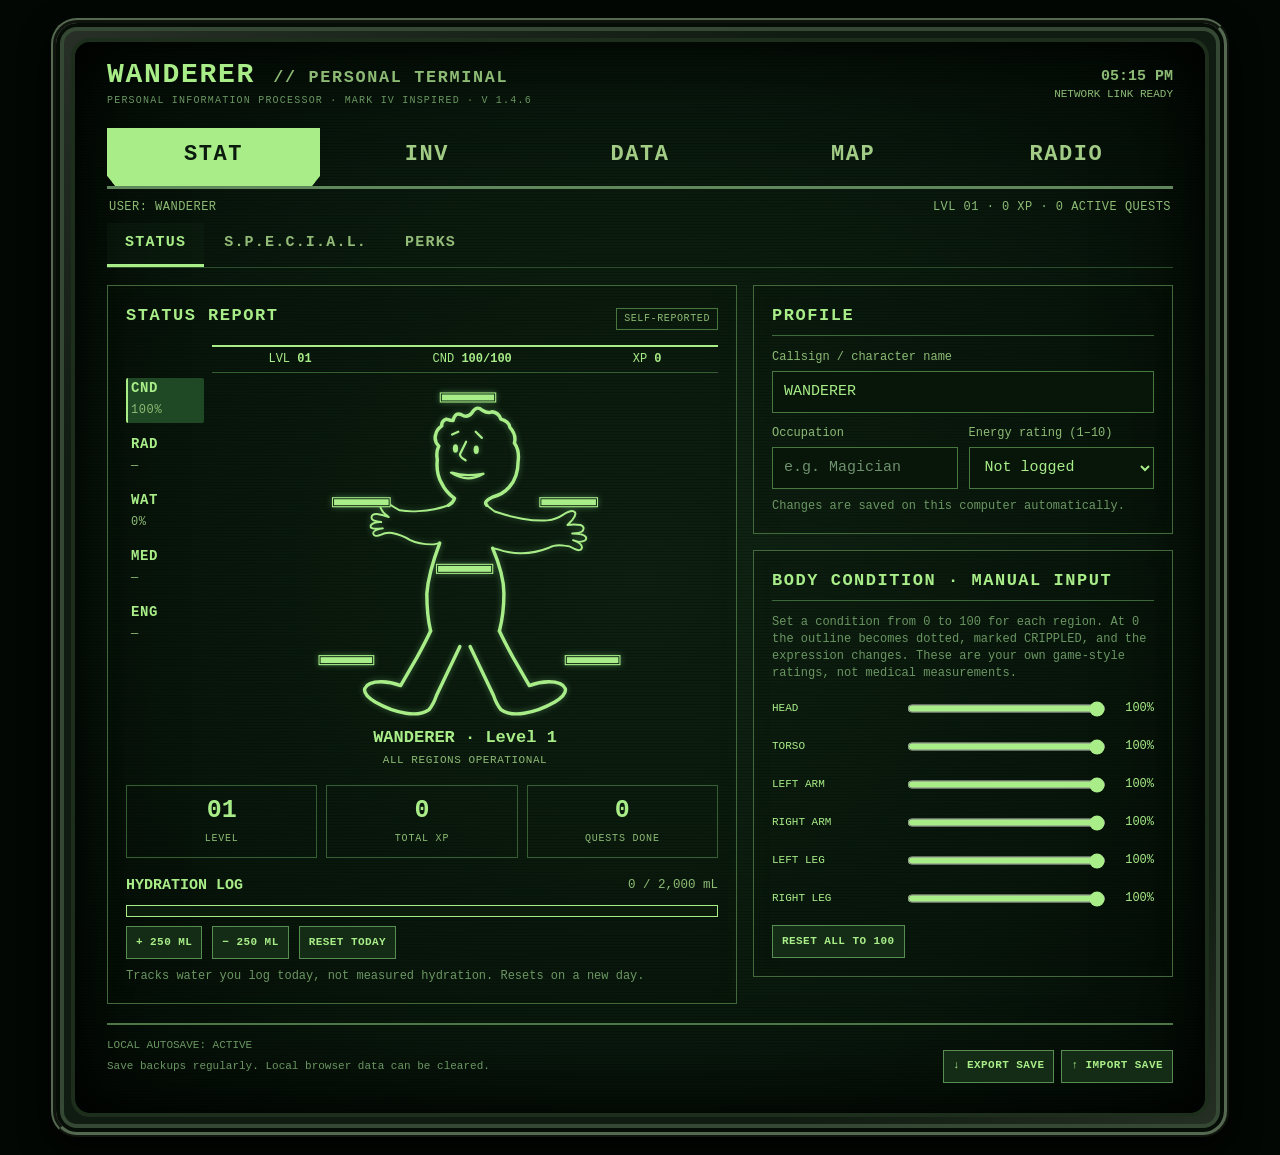
<file: index.html>
<!DOCTYPE html>

<html lang="en">
<head>
<meta charset="utf-8"/>
<meta content="width=device-width, initial-scale=1" name="viewport"/>
<meta content="#09130a" name="theme-color"/>
<title>Wanderer • Personal Terminal (V1.4.6)</title>
<style>
    :root { color-scheme: dark; --bg:#070f08; --panel:#0c1a0f; --panel2:#102417; --line:#47794a; --soft:#8cbd81; --bright:#b4f7a2; --muted:#71986e; --danger:#ffb586; --dark:#071108; }
    * { box-sizing:border-box; }
    body { margin:0; min-height:100vh; background:radial-gradient(ellipse at 50% -30%,#26472a 0,#0a170b 48%,#030803 100%); color:var(--bright); font: 15px/1.42 Consolas, 'Lucida Console', 'Courier New', monospace; }
    button, input, select, textarea { font: inherit; }
    button, a, input, select, textarea { outline-offset:3px; }
    button { cursor:pointer; }
    a { color:var(--bright); }
    .shell { max-width:1180px; margin:22px auto; padding:16px; }
    .bezel { border:3px solid #57764d; border-radius:26px; padding:12px; background:linear-gradient(135deg,#17271a,#0c150d 65%,#172618); box-shadow:0 26px 66px #000b, inset 0 0 0 3px #080f08, inset 0 0 0 7px #354b32; }
    .screen { position:relative; isolation:isolate; overflow:hidden; border-radius:15px; border:2px solid #355f35; padding:22px 22px 18px; background:radial-gradient(ellipse at center,#15371a 0%,#0c2110 48%,#051005 100%); min-height:670px; }
    .screen::before { content:''; position:absolute; z-index:-1; inset:0; pointer-events:none; background:repeating-linear-gradient(to bottom,transparent 0 3px,rgba(1,10,1,.24) 3px 4px); opacity:.68; }
    .screen::after { content:''; position:absolute; z-index:-1; inset:0; box-shadow:inset 0 0 110px 20px #000b; border-radius:13px; pointer-events:none; }
    .mast { display:flex; gap:12px; align-items:center; justify-content:space-between; border-bottom:1px solid var(--line); padding-bottom:11px; }
    .brand { font-weight:900; font-size:clamp(18px,3vw,27px); letter-spacing:.08em; line-height:1.1; }
    .subbrand { color:var(--muted); font-size:10px; letter-spacing:.2em; margin-top:3px; }
    .top-meta { text-align:right; color:var(--soft); font-size:11px; }
    .top-meta strong { display:block; font-size:15px; }
    .tabbar { display:grid; grid-template-columns:repeat(5,minmax(0,1fr)); gap:4px; border-bottom:2px solid var(--line); margin-top:13px; }
    .tab { padding:12px 2px; text-align:center; text-decoration:none; text-transform:uppercase; color:var(--soft); border:0; border-bottom:4px solid transparent; background:transparent; font-weight:900; letter-spacing:.13em; font-size:clamp(11px,2vw,16px); }
    .tab[aria-selected=true] { color:var(--dark); background:var(--bright); text-shadow:none; border-bottom-color:var(--bright); clip-path:polygon(0 0,100% 0,100% 80%,95% 100%,5% 100%,0 80%); }
    .tab:not([aria-selected=true]):hover { color:var(--bright); background:#234a27; }
    .status-strip { display:flex; flex-wrap:wrap; justify-content:space-between; gap:6px; margin:10px 0 17px; font-size:11px; color:var(--soft); }
    .view { display:none; }
    .view.active { display:block; }
    h1, h2, h3, p { margin-top:0; }
    h1 { font-size:clamp(19px,2.4vw,26px); letter-spacing:.08em; margin:0 0 12px; }
    h2 { font-size:16px; text-transform:uppercase; letter-spacing:.09em; padding-bottom:7px; border-bottom:1px solid var(--line); margin:0 0 13px; }
    h3 { font-size:13px; text-transform:uppercase; letter-spacing:.1em; margin:0 0 9px; }
    p, small { color:var(--soft); }
    .grid2 { display:grid; grid-template-columns:repeat(2,minmax(0,1fr)); gap:16px; }
    .stat-grid { display:grid; grid-template-columns:1.1fr .9fr; gap:16px; }
    .panel { min-width:0; background:rgba(3,17,6,.46); border:1px solid #487849; padding:16px; border-radius:4px; }
    .info { padding:10px 12px; border-left:3px solid var(--line); background:#17301a8c; color:var(--soft); margin:12px 0; font-size:12px; }
    .row { display:flex; align-items:center; gap:10px; flex-wrap:wrap; }
    .spread { justify-content:space-between; }
    .stack { display:flex; flex-direction:column; gap:11px; }
    label { display:block; font-size:12px; color:var(--soft); margin-bottom:5px; }
    input, select, textarea { color:var(--bright); background:#061409; border:1px solid #588e54; border-radius:2px; padding:9px 11px; min-height:42px; min-width:0; width:100%; }
    textarea { resize:vertical; min-height:72px; }
    input[type=range] { padding:0; min-height:25px; accent-color:var(--bright); }
    input[type=checkbox] { width:19px; height:19px; min-height:0; accent-color:var(--bright); }
    input::placeholder, textarea::placeholder { color:#6e906d; }
    input:focus-visible, select:focus-visible, textarea:focus-visible, button:focus-visible, a:focus-visible { outline:2px solid #e4ffe0; }
    .field { min-width:0; flex:1; }
    .btn { display:inline-flex; align-items:center; justify-content:center; gap:4px; min-height:42px; padding:9px 13px; background:#1f4525; border:1px solid #79bb71; color:var(--bright); text-transform:uppercase; font-size:12px; font-weight:bold; letter-spacing:.04em; text-decoration:none; border-radius:3px; }
    .btn:hover { background:#326a37; }
    .btn.primary { background:var(--bright); color:#09190a; }
    .btn.primary:hover { background:#defed1; }
    .btn.danger { border-color:#bd8067; color:#ffcfb0; background:#3b241a; }
    .btn.mini { min-height:33px; padding:5px 9px; font-size:11px; }
    .btn:disabled { opacity:.55; cursor:not-allowed; }
    .metrics { display:grid; grid-template-columns:repeat(3,1fr); gap:9px; }
    .metric { text-align:center; border:1px solid var(--line); padding:11px 6px; background:#142e18; }
    .metric strong { display:block; color:var(--bright); font-size:23px; line-height:1.15; }
    .metric span { display:block; color:var(--soft); font-size:10px; margin-top:6px; letter-spacing:.08em; }
    .hero-figure { min-height:210px; display:grid; place-items:center; }
    .hero-figure svg { width:min(100%,280px); height:220px; filter:drop-shadow(0 0 8px #8abf8439); }
    .progress { height:12px; margin:9px 0; border:1px solid var(--bright); background:#0b1b0c; overflow:hidden; }
    .progress > span { display:block; height:100%; background:repeating-linear-gradient(90deg,#7dbb76 0,#7dbb76 11px,#b3f5a3 11px,#b3f5a3 18px); width:0; max-width:100%; }
    .special-item { display:grid; grid-template-columns:125px 1fr 24px; gap:11px; align-items:center; margin:8px 0; }
    .special-item label { margin:0; font-size:12px; }
    .special-item output { text-align:right; }
    .pill { display:inline-block; border:1px solid var(--line); padding:3px 7px; font-size:10px; letter-spacing:.06em; color:var(--soft); white-space:nowrap; }
    .item { border-bottom:1px dashed #3b663d; padding:13px 0; }
    .item:last-child { border-bottom:0; }
    .item-title { font-weight:800; color:var(--bright); font-size:15px; margin-bottom:4px; overflow-wrap:anywhere; }
    .item-meta { color:var(--soft); font-size:11px; overflow-wrap:anywhere; }
    .completed .item-title { text-decoration:line-through; opacity:.55; }
    .item-actions { display:flex; flex-wrap:wrap; gap:6px; align-items:center; margin-top:8px; }
    .filters { display:flex; flex-wrap:wrap; gap:6px; padding:8px 0 12px; }
    .filters button[aria-pressed=true] { background:var(--bright); color:var(--dark); }
    .form-grid { display:grid; grid-template-columns:repeat(2,minmax(0,1fr)); gap:11px; }
    .full { grid-column:1/-1; }
    .quiet { color:var(--muted); font-size:12px; }
    .empty { text-align:center; padding:26px 10px; color:var(--muted); border:1px dashed var(--line); }
    .inventory-count { padding:9px 0; font-size:12px; color:var(--soft); }
    .map-frame { width:100%; height:340px; border:1px solid #67a361; background:#07120a; filter:grayscale(1) sepia(.7) hue-rotate(55deg) saturate(2.4) contrast(1.15) brightness(.91); }
    .map-outer { background:#07120a; padding:8px; border:1px solid var(--line); }
    .map-note { font-size:11px; margin-top:8px; color:var(--soft); }
    .station { display:grid; grid-template-columns:minmax(0,1fr) auto; gap:10px; align-items:center; border-bottom:1px dashed var(--line); padding:12px 0; }
    .station:last-child { border:0; }
    audio { display:block; width:100%; margin:11px 0; filter:grayscale(1) sepia(.4) hue-rotate(45deg); }
    .ticker { display:flex; gap:3px; align-items:end; height:70px; padding:10px 0; }
    .ticker span { width:11px; height:22px; display:inline-block; background:var(--bright); opacity:.4; }
    .ticker.playing span { animation:wave 950ms ease-in-out infinite alternate; }
    .ticker.playing span:nth-child(2n) { animation-delay:-.35s; }
    .ticker.playing span:nth-child(3n) { animation-delay:-.6s; }
    @keyframes wave { from {height:8px;opacity:.4;} to {height:57px;opacity:1;} }
    .footer { display:flex; flex-wrap:wrap; justify-content:space-between; gap:9px; margin-top:19px; padding-top:13px; border-top:1px solid var(--line); color:var(--muted); font-size:11px; }
    .backup-row { display:flex; flex-wrap:wrap; gap:7px; align-items:center; }
    #notice { min-height:20px; color:var(--bright); }
    @media (max-width:760px) { .shell {margin:0;padding:0} .bezel {border-radius:0;padding:6px} .screen {border-radius:10px; min-height:100vh; padding:15px 11px;} .grid2,.stat-grid {grid-template-columns:1fr;} .top-meta {font-size:10px} .tab {letter-spacing:.03em} .special-item {grid-template-columns:100px 1fr 19px;} }
    @media (max-width:460px) { .form-grid {grid-template-columns:1fr;} .full {grid-column:auto;} .metrics {grid-template-columns:repeat(3,1fr);} .metric strong {font-size:19px;} .mast {align-items:flex-start;} .top-meta {white-space:nowrap;} .btn {padding:8px 10px;} .map-frame {height:285px;} }
    @media (prefers-reduced-motion:reduce) { .ticker.playing span {animation:none;} }
  </style>
<style>
/* V0.2 – Fallout 4-inspired green CRT treatment and secondary menus. */
:root { --bg:#020903; --panel:#071408; --panel2:#0a1d0e; --line:#355d32; --soft:#8dbb75; --bright:#a8ed88; --muted:#6a9662; --danger:#facda5; --dark:#09160a; }
body { background:#020703; color:var(--bright); font-family:Consolas,'Lucida Console','Courier New',monospace; }
.shell {max-width:1190px;margin:12px auto;padding:6px;}
.bezel {border:5px ridge #556950;border-radius:26px;padding:15px;background:linear-gradient(150deg,#283027,#101b11 25%,#101b11 85%,#273024);box-shadow:0 13px 30px #000c,inset 0 0 0 4px #060d07,inset 0 0 0 8px #344834;}
.screen {border-radius:19px;border:4px solid #1e2e1c;padding:18px 32px 19px;min-height:660px;background:radial-gradient(ellipse at center,#102514 0,#09180c 64%,#030b05 100%);box-shadow:inset 0 0 35px #0009;}
.screen::before {background:repeating-linear-gradient(to bottom,transparent 0 2px,rgba(0,0,0,.34) 2px 3px);opacity:.55;}
.screen::after {box-shadow:inset 0 0 90px 9px #000a;}
.mast {border-bottom:0;padding:0 0 10px;}
.brand {font-size:clamp(19px,3.1vw,28px);letter-spacing:.06em;}
.subbrand {font-size:10px;letter-spacing:.12em;}
.tabbar {position:relative;border-bottom:3px solid #60885c;margin-top:10px;gap:0;}
.tab {padding:11px 4px 12px;font-weight:900;letter-spacing:.07em;color:#a2cb86;font-size:clamp(15px,2vw,22px);}
.tab[aria-selected=true] {color:#0b1b0d;background:var(--bright);border-bottom-color:var(--bright);clip-path:polygon(0 0,100% 0,100% 82%,96% 100%,4% 100%,0 82%);}
.tab:not([aria-selected=true]):hover {background:#1d3b21;}
.status-strip {margin:10px 0 7px;padding:0 2px;font-size:12px;letter-spacing:.04em;}
.view>h1 {font-size:0;width:0;height:0;position:absolute;overflow:hidden;}
.subnav {display:flex;gap:2px;align-items:center;flex-wrap:wrap;min-height:43px;margin:1px 0 17px;border-bottom:1px solid #294f2a;}
.subtab {border:0;border-bottom:3px solid transparent;background:transparent;color:#93bb78;font-size:clamp(12px,1.6vw,15px);font-weight:bold;padding:9px 18px 10px;letter-spacing:.08em;}
.subtab[aria-pressed=true] {color:var(--bright);border-bottom-color:var(--bright);background:#1b35202b;}
.subtab:focus-visible {outline:2px solid white;}
.subview {display:none;}
.subview.active {display:block;}
.panel {background:rgba(0,7,0,.17);border:1px solid #42683b;box-shadow:inset 0 0 18px #193b181a;padding:18px;border-radius:0;}
h2 {font-size:17px;color:var(--bright);border-bottom:1px solid #3c6939;}
.hero-figure {min-height:250px;}
.hero-figure svg {height:250px;}
.btn {border-radius:0;border:1px solid #568d50;background:#142c16;}
.btn.primary {background:var(--bright);border-color:var(--bright);}
.btn:hover {background:#2f5a30;}
.btn.primary:hover {background:#d1f6b5;}
input,select,textarea {border-radius:0;border-color:#47783f;background:#071609;}
.metric {background:transparent;border:1px solid #355e33;}
.metric strong {font-size:25px;}
.pill {border-color:#47773f;}
.filters {padding:7px 0 13px;}
.filters .btn[aria-pressed=true] {background:var(--bright);color:var(--dark);}
.footer {border-top:2px solid #4b7845;}
#view-data [data-subview="quests"]>.panel,#view-inv [data-subview="items"]>.panel {min-height:390px;}
#view-radio [data-subview="listen"]>.panel + .panel {margin-top:15px;}
#view-map>h1 {position:static;width:auto;height:auto;font-size:18px;margin-top:18px;}
@media(max-width:760px){.shell{margin:0;padding:0}.bezel{border-radius:0;padding:6px;border-width:3px}.screen{border-radius:8px;min-height:100vh;padding:14px 11px}.tab{font-size:clamp(13px,3vw,20px)}.subtab{padding:9px 10px}.hero-figure{min-height:190px}.hero-figure svg{height:190px}.brand{font-size:20px}.subbrand{font-size:8px}}
@media(max-width:370px){.top-meta{font-size:8px}.top-meta strong{font-size:12px}.tab{letter-spacing:0}.subtab{font-size:12px;padding:9px 8px}.status-strip{font-size:10px}.brand{font-size:17px}}

/* V0.3 - Vault Boy-style figure embedded for standalone offline use. */
.hero-figure { min-height:250px; overflow:hidden; }
.hero-figure .vault-boy-art { display:block; max-width:min(100%,365px); width:100%; height:250px; object-fit:contain; filter:drop-shadow(0 0 9px #a3ed8a33); }
@media(max-width:760px){.hero-figure { min-height:195px; }.hero-figure .vault-boy-art{height:195px;}}

/* V0.4 – authentic game-style, independently adjustable body readout. */
.stat-grid {grid-template-columns:1.2fr .8fr;align-items:start;}
.stat-side {min-width:0;display:flex;flex-direction:column;}
.status-display {display:grid;grid-template-columns:78px minmax(0,1fr);gap:8px;align-items:start;margin:10px 0 8px;}
.status-readouts {padding-top:33px;display:flex;flex-direction:column;gap:11px;min-width:0;}
.status-readout {display:grid;gap:1px;border-left:2px solid transparent;padding:1px 3px;font-size:13px;letter-spacing:.04em;}
.status-readout.top-readout {border-left-color:var(--bright);background:#1f4824;}
.status-readout b {font-size:14px;font-weight:900;}
.status-readout strong {font-size:12px;color:var(--soft);font-weight:500;overflow-wrap:anywhere;}
.body-display {min-width:0;text-align:center;}
.condition-topline {display:flex;justify-content:space-around;gap:8px;flex-wrap:wrap;border-top:2px solid var(--bright);border-bottom:1px solid var(--line);padding:4px 0;margin-bottom:2px;font-size:12px;}
.body-display .hero-figure {min-height:0;padding:0;overflow:visible;display:block;}
.body-display .hero-figure svg {display:block;width:100%;height:auto;max-height:348px;aspect-ratio:580/465;filter:drop-shadow(0 0 3px #91ef925b);color:var(--bright);}
.body-region {transition:opacity .18s;}
.body-display .body-region,.body-display .face {fill:none;stroke:currentColor;stroke-width:4.6;stroke-linecap:round;stroke-linejoin:round;}
.body-display .face {stroke-width:4.3;}
.body-display .eyes {fill:currentColor;stroke:none;}
.body-region.crippled {stroke-dasharray:9 9;opacity:.87;}
.body-meters .meter-track {fill:#0a210e;stroke:var(--bright);}
.body-meters .meter-fill {fill:var(--bright);stroke:none;}
.body-meters g.crippled .meter-track {stroke-dasharray:5 3;}
.body-flag-text {fill:var(--bright);stroke:none;font-size:13px;}
.character-line {font-size:clamp(12px,1.5vw,17px);font-weight:bold;margin:3px 0;overflow-wrap:anywhere;}
.body-alert {font-size:11px;letter-spacing:.05em;color:var(--soft);margin-bottom:8px;min-height:16px;}
.condition-fields {display:grid;gap:9px;margin:12px 0;}
.condition-field {display:grid;grid-template-columns:125px minmax(0,1fr) 42px;gap:8px;align-items:center;}
.condition-field label {margin:0;color:var(--bright);font-size:11px;}
.condition-field output {text-align:right;font-size:12px;}
.condition-field.crippled output {color:#ffbf9c;}
.readout-form-grid {display:grid;grid-template-columns:repeat(2,minmax(0,1fr));gap:10px;margin-top:9px;}
.readout-setting {display:grid;grid-template-columns:minmax(0,1fr) minmax(0,1fr);gap:5px;}
.readout-setting label {grid-column:1 / -1;}
.readout-setting input {font-size:13px;padding:7px;}
@media(max-width:760px){.stat-grid{grid-template-columns:1fr}}
@media(max-width:550px){.status-display{grid-template-columns:65px minmax(0,1fr);gap:4px}.status-readouts{gap:7px;padding-top:32px}.status-readout{font-size:11px;padding:1px}.status-readout b{font-size:12px}.status-readout strong{font-size:10px}.condition-topline{font-size:10px;gap:2px}.condition-field{grid-template-columns:104px minmax(0,1fr) 36px;gap:6px}.readout-form-grid{gap:7px}}
@media(max-width:380px){.readout-form-grid{grid-template-columns:1fr}.body-flag-text{font-size:10px}}

/* V0.9: selectable readout settings */
.status-readouts #status-custom-readouts {display:flex;flex-direction:column;gap:11px;}
button.status-readout {width:100%;min-height:45px;text-align:left;font:inherit;color:var(--bright);background:transparent;cursor:pointer;border-top:0;border-right:0;border-bottom:0;border-radius:2px;}
button.status-readout:hover,button.status-readout:focus-visible {background:#204627;}
button.status-readout.active-readout {border-left-color:var(--bright);background:#1f4824;}
.readout-editor[hidden] {display:none !important;}
.readout-editor .field-output {font-size:12px;color:var(--bright);font-weight:700;margin-left:8px;}
.readout-editor .field-block {margin:14px 0;}
.readout-editor .field-block label {margin-bottom:8px;}
.brand {overflow-wrap:anywhere;}

/* Daily journal / medication inventory */
.date-nav{display:flex;align-items:center;gap:7px;flex-wrap:wrap;padding:9px;margin:-5px 0 16px;border:1px solid var(--line);background:#0a1b0c}
.date-nav label{margin:0}.date-nav input{min-height:33px;padding:4px;width:175px;font-size:12px}
.log-grid{display:grid;grid-template-columns:repeat(2,minmax(0,1fr));gap:10px}
.log-tile{border:1px solid var(--line);padding:13px;background:#102518}
.log-tile strong,.log-tile small{display:block}
.med-fields{display:grid;grid-template-columns:2fr 1.5fr 1fr 1fr;gap:7px}
.med-fields label{font-size:10px}
.med-row,.note-row{padding:12px 0;border-bottom:1px dashed var(--line)}
.med-dose{display:flex;align-items:center;gap:10px;padding:9px 0;border-bottom:1px dashed var(--line)}
.med-dose input[type=checkbox]{width:22px;height:22px;min-height:0}
.med-dose label{margin:0}
.note-row p{color:var(--bright);white-space:pre-wrap;overflow-wrap:anywhere}
@media(max-width:600px){.tab{letter-spacing:0!important;font-size:clamp(10px,2.7vw,14px)!important}.med-fields,.log-grid{grid-template-columns:repeat(2,minmax(0,1fr))}}
</style></head>
<body>
<div class="shell"><div class="bezel"><main class="screen">
<header class="mast">
<div><div class="brand"><span id="header-callsign">WANDERER</span> <span style="font-size:.60em;color:var(--soft)">// PERSONAL TERMINAL</span></div><div class="subbrand">PERSONAL INFORMATION PROCESSOR  ·  MARK IV INSPIRED  ·  V 1.4.6</div></div>
<div class="top-meta"><strong id="clock">--:--</strong><span id="connection">LOCAL MODE</span></div>
</header>
<nav aria-label="Primary sections" class="tabbar" role="tablist">
<button aria-controls="view-stat" aria-selected="true" class="tab" data-tab="stat" id="tab-stat" role="tab">STAT</button>
<button aria-controls="view-inv" aria-selected="false" class="tab" data-tab="inv" id="tab-inv" role="tab">INV</button>
<button aria-controls="view-data" aria-selected="false" class="tab" data-tab="data" id="tab-data" role="tab">DATA</button>
<button aria-controls="view-map" aria-selected="false" class="tab" data-tab="map" id="tab-map" role="tab">MAP</button>
<button aria-controls="view-radio" aria-selected="false" class="tab" data-tab="radio" id="tab-radio" role="tab">RADIO</button>
</nav>
<div class="status-strip"><span id="player-label">USER: WANDERER</span><span id="mini-stats">LVL 01 · 000 XP · 0 ACTIVE QUESTS</span></div>
<section aria-labelledby="tab-stat" class="view active" id="view-stat" role="tabpanel">
<h1>PERSONNEL STATUS</h1><nav aria-label="Secondary sections" class="subnav"><button aria-pressed="false" class="subtab" data-switch="status" type="button">STATUS</button><button aria-pressed="false" class="subtab" data-switch="special" type="button">S.P.E.C.I.A.L.</button><button aria-pressed="false" class="subtab" data-switch="perks" type="button">PERKS</button></nav>

<div class="subview active" data-subview="status"><div class="stat-grid"><div class="panel">
<div class="row spread"><h2 style="border:0;margin:0">STATUS REPORT</h2><span class="pill">SELF-REPORTED</span></div>
<div class="status-display">
  <div class="status-readouts" aria-label="Selectable condition categories" role="tablist">
    <button class="status-readout top-readout active-readout" id="readout-tab-cnd" data-readout-tab="cnd" aria-controls="readout-panel-condition" role="tab" aria-selected="true" type="button"><b>CND</b><strong id="status-cond-number">100%</strong></button>
    <div id="status-custom-readouts"></div>
  </div>
  <div class="body-display">
    <div class="condition-topline"><span>LVL <b id="report-level">01</b></span><span>CND <b id="report-health">100/100</b></span><span>XP <b id="report-xp">0</b></span></div>
    <div class="hero-figure">
      <svg id="vault-body" viewBox="0 0 580 465" role="img" aria-label="Interactive Vault Boy body condition. Head, arms, torso and legs respond independently to damage">
<!-- Refined v0.8 silhouette: shortened neck and arms, broader shoulders and torso, 25% wider matched legs. -->
<g id="shape-head" class="body-region">
<path d="M268 174 Q274 171 276 165 Q264 156 259 145 Q251 132 253 113 Q251 103 255 95 Q248 88 251 79 Q252 73 259 68 Q258 62 265 59 Q271 61 274 61 Q277 49 285 53 Q293 58 299 51 Q305 40 313 47 Q321 52 326 49 Q335 50 338 59 Q349 62 350 70 Q359 80 356 91 Q363 101 361 115 Q361 137 349 150 Q340 160 327 163 Q314 169 319 174"/>
</g>
<!-- Arms slope gently outward, curve organically, and terminate in distinct splayed fingers. -->
<g id="shape-leftArm" class="body-region" transform="translate(117.25 64.3125) scale(.5625)"><path d="M268 195 Q236 207 197 209 Q174 211 152 207 Q138 200 125 191 Q114 183 106 192 Q103 198 113 212 L126 223 Q114 218 98 216 Q85 215 85 225 Q85 233 108 235 Q91 234 83 243 Q81 252 99 251 L112 250 Q88 254 89 262 Q92 272 108 265 Q119 259 134 261 Q159 266 177 278 Q200 289 233 288 Q242 286 247 285"/></g>
<g id="shape-rightArm" class="body-region" transform="translate(139.5625 70.5) scale(.5625)"><path d="M319 184 Q332 194 338 199 Q369 210 403 216 Q437 222 463 220 Q484 218 500 207 Q515 197 524 198 Q536 201 523 218 L511 231 Q526 229 542 231 Q553 235 547 245 Q541 251 522 251 Q550 251 555 260 Q558 270 538 271 L524 267 Q548 276 545 286 Q542 295 526 287 Q516 280 504 280 Q480 277 467 285 Q431 299 398 298 Q373 298 346 289 Q339 287 333 287"/></g>
<!-- The torso is a continuous human silhouette; no added clothes or decorative lines. -->
<g id="shape-chest" class="body-region"><path d="M256.2 224.6 Q241 265 239 292 Q239 321 244 342 M326.9 231.4 Q342 267 342 292 Q342 319 336 342"/></g>
<!-- Pointed, angled footwear is defined ONLY by the outside silhouette. -->
<g id="shape-leftLeg" class="body-region"><path d="M244 342 Q238 355 226 377 L204 415 Q191 410 178 410 Q160 410 156 419 Q154 427 170 437 Q191 449 211 452 Q231 455 242 447 Q248 440 252 428 L283 363"/></g>
<g id="shape-rightLeg" class="body-region" transform="translate(580 0) scale(-1 1)"><path d="M244 342 Q238 355 226 377 L204 415 Q191 410 178 410 Q160 410 156 419 Q154 427 170 437 Q191 449 211 452 Q231 455 242 447 Q248 440 252 428 L283 363"/></g>
<!-- Facial features are deliberately preserved as a separately switchable layer. -->
<g id="face-smile" class="face" transform="translate(72.5 -12) scale(.75)">
<path d="M267 122 l11 -5 M309 117 l11 11 M292 135 l-11 22 q0 5 10 11 M265 190 Q294 209 323 192 M267 190 Q289 198 321 192" stroke-width="4"/>
<g class="eyes"><ellipse cx="273" cy="147" rx="4.7" ry="7.6" stroke="none"/><ellipse cx="310" cy="149" rx="4.7" ry="7.6" stroke="none"/></g></g>
<g id="face-worried" class="face" transform="translate(72.5 -12) scale(.75)" style="display:none"><path d="M265 126 l13 -8 M308 118 l15 10 M291 133 l-8 24 q2 4 9 7 M271 193 Q289 182 313 192"/><g class="eyes"><ellipse cx="273" cy="148" rx="4.7" ry="7" stroke="none"/><ellipse cx="311" cy="148" rx="4.7" ry="7" stroke="none"/></g></g>
<g id="face-sad" class="face" transform="translate(72.5 -12) scale(.75)" style="display:none"><path d="M265 129 l14 -12 M307 116 l15 14 M291 134 l-8 23 q2 6 9 7 M267 201 Q291 173 318 201"/><g class="eyes"><path d="M270 146 l7 8 M315 145 l-8 8" stroke-width="5"/></g></g>
<g class="body-meters" stroke="currentColor" stroke-width="1.5"><g data-meter="head"><rect class="meter-track" x="257" y="24" width="74" height="12"/><rect class="meter-fill" id="meter-fill-head" x="259" y="26" width="70" height="8"/></g>
<g data-meter="leftArm"><rect class="meter-track" x="113" y="164" width="77" height="12"/><rect class="meter-fill" id="meter-fill-leftArm" x="115" y="166" width="73" height="8"/></g><g data-meter="rightArm"><rect class="meter-track" x="390" y="164" width="77" height="12"/><rect class="meter-fill" id="meter-fill-rightArm" x="392" y="166" width="73" height="8"/></g>
<g data-meter="chest"><rect class="meter-track" x="252" y="253" width="75" height="12"/><rect class="meter-fill" id="meter-fill-chest" x="254" y="255" width="71" height="8"/></g>
<g data-meter="leftLeg"><rect class="meter-track" x="95" y="375" width="73" height="12"/><rect class="meter-fill" id="meter-fill-leftLeg" x="97" y="377" width="69" height="8"/></g><g data-meter="rightLeg"><rect class="meter-track" x="424" y="375" width="73" height="12"/><rect class="meter-fill" id="meter-fill-rightLeg" x="426" y="377" width="69" height="8"/></g></g>
<g class="body-flag-text" font-size="13" font-family="Consolas, monospace" font-weight="bold" text-anchor="middle"><text id="flag-head" x="294" y="18"></text><text id="flag-leftArm" x="151" y="156"></text><text id="flag-rightArm" x="428" y="156"></text><text id="flag-chest" x="292" y="247"></text><text id="flag-leftLeg" x="131" y="365"></text><text id="flag-rightLeg" x="460" y="365"></text></g>
</svg>
    </div>
    <div class="character-line"><span id="report-callsign">WANDERER</span> · Level <span id="report-name-level">1</span></div>
    <div class="body-alert" id="body-alert" aria-live="polite">ALL SYSTEMS NORMAL</div>
  </div>
</div>
<div class="metrics"><div class="metric"><strong id="level">01</strong><span>LEVEL</span></div><div class="metric"><strong id="xp">0</strong><span>TOTAL XP</span></div><div class="metric"><strong id="done-count">0</strong><span>QUESTS DONE</span></div></div>
<div style="margin-top:17px"><div class="row spread"><strong>HYDRATION LOG</strong><small id="water-display">0 / 2,000 mL</small></div><div aria-label="Hydration toward daily goal" class="progress"><span id="water-progress"></span></div><div class="row"><button class="btn mini" id="water-add">+ 250 mL</button><button class="btn mini" id="water-undo">− 250 mL</button><button class="btn mini" id="water-reset">RESET TODAY</button></div><p class="quiet" style="margin:9px 0 0">Tracks water you log today, not measured hydration. Resets on a new day.</p></div>
</div><div class="stat-side"><div class="panel"><h2>PROFILE</h2><label for="profile-name">Callsign / character name</label><input autocomplete="off" id="profile-name" maxlength="45"/><div class="form-grid" style="margin-top:12px"><div><label for="profile-occupation">Occupation</label><input autocomplete="off" id="profile-occupation" maxlength="100" placeholder="e.g. Magician" type="text"/></div><div><label for="energy">Energy rating (1–10)</label><select id="energy"><option value="">Not logged</option><option value="1">1</option><option value="2">2</option><option value="3">3</option><option value="4">4</option><option value="5">5</option><option value="6">6</option><option value="7">7</option><option value="8">8</option><option value="9">9</option><option value="10">10</option></select></div></div><p class="quiet" style="margin:9px 0 0">Changes are saved on this computer automatically.</p></div><div class="panel readout-editor" id="readout-panel-condition" role="tabpanel" aria-labelledby="readout-tab-cnd" style="margin-top:16px"><h2>BODY CONDITION · MANUAL INPUT</h2><p class="quiet">Set a condition from 0 to 100 for each region. At 0 the outline becomes dotted, marked CRIPPLED, and the expression changes. These are your own game-style ratings, not medical measurements.</p><div id="condition-fields" class="condition-fields"></div><button class="btn mini" type="button" id="condition-restore">RESET ALL TO 100</button></div>

<div class="panel readout-editor" id="readout-panel-rad" role="tabpanel" aria-labelledby="readout-tab-rad" style="margin-top:16px" hidden>
<h2>RAD · CUSTOM READOUT</h2><p class="quiet">Set this game-style readout manually. It is not a sensor or measured radiation level.</p>
<div class="field-block"><label for="rad-level">RAD level (0–100) <output class="field-output" id="rad-level-display">0%</output></label><input id="rad-level" type="range" min="0" max="100" step="1" value="0"/></div>
<div class="field-block"><label for="rad-label">Label (optional customization)</label><input id="rad-label" maxlength="8" value="RAD"/></div>
</div>
<div class="panel readout-editor" id="readout-panel-wat" role="tabpanel" aria-labelledby="readout-tab-wat" style="margin-top:16px" hidden>
<h2>WAT · HYDRATION SETTINGS</h2><p class="quiet">Your hydration log and quick-add controls stay below the character.</p>
<div class="field-block"><label for="water-goal">Daily water goal <output class="field-output" id="water-goal-output">2,000 mL</output></label><input id="water-goal" type="range" min="250" max="10000" step="250" value="2000"/></div>
<p class="quiet">WAT shows the percentage of your logged daily goal, not a measured hydration level.</p>
</div>

<div class="panel readout-editor" id="readout-panel-med" role="tabpanel" aria-labelledby="readout-tab-med" style="margin-top:16px" hidden>
<h2>MED · DAILY CHECKLIST</h2><p class="quiet">Personal record of medication doses taken today, not a dosing recommendation or reminder.</p>
<label for="med-select">SELECT MEDICATION</label><select id="med-select"></select><div id="med-checks" style="margin:12px 0"></div>
<strong id="med-summary">0 / 0 DOSES CHECKED</strong><div style="margin:9px 0"><button id="med-history" class="btn mini" type="button">VIEW DAILY HISTORY →</button></div>
<h2 style="margin-top:21px">MEDICATION INVENTORY</h2>
<form id="med-form" class="form-grid">
<div class="full"><label for="med-new-name">Medication name</label><input id="med-new-name" maxlength="100" required/></div>
<div><label for="med-new-detail">Strength / notes (optional)</label><input id="med-new-detail" maxlength="100"/></div>
<div><label for="med-new-qty">Quantity on hand</label><input id="med-new-qty" type="number" min="0" max="100000" value="0" required/></div>
<div><label for="med-new-doses">Doses per day (1–8)</label><input id="med-new-doses" type="number" min="1" max="8" value="1" required/></div>
<div class="full"><button class="btn primary" type="submit">+ ADD MEDICATION</button></div>
</form><div id="med-inventory" style="margin-top:13px"></div>
<p class="quiet">Edit any medication or its quantity below. Dose checkboxes do not automatically subtract inventory. Archived medications stay in past records.</p>
</div>
<div class="panel readout-editor" id="readout-panel-eng" role="tabpanel" aria-labelledby="readout-tab-eng" style="margin-top:16px" hidden>
<h2>ENG · ENERGY RATING</h2><p class="quiet">Your self-reported energy rating, also editable in Profile.</p>
<div class="field-block"><label for="energy-readout">Energy rating (1–10) <output class="field-output" id="energy-readout-display">Not logged</output></label><input id="energy-readout" type="range" min="1" max="10" step="1" value="5"/></div>
</div></div></div></div><div class="subview" data-subview="special"><div class="panel"><h2>S.P.E.C.I.A.L. · SELF-RATINGS</h2><div id="special-fields"></div><p class="quiet" style="margin:7px 0 0">Just a game-style self-assessment, not a medical or personality test.</p></div></div><div class="subview" data-subview="perks"><div class="panel"><h2>PERKS</h2><div id="perk-list"></div><form class="row" id="perk-form" style="margin-top:10px"><div class="field"><label for="perk-name">Add a custom perk</label><input id="perk-name" maxlength="60" placeholder="e.g. Night Owl" required=""/></div><button class="btn" style="align-self:end" type="submit">ADD</button></form></div></div></section>
<section aria-labelledby="tab-inv" class="view" id="view-inv" role="tabpanel">
<h1>PERSONAL INVENTORY</h1><nav aria-label="Secondary sections" class="subnav"><button aria-pressed="false" class="subtab" data-switch="items" type="button">ITEMS</button><button aria-pressed="false" class="subtab" data-switch="add" type="button">ADD ITEM</button><button aria-pressed="false" class="subtab" data-switch="pack" type="button">PACK</button></nav>


<div class="subview active" data-subview="items"><div class="panel" style="margin-top:16px"><div class="row spread"><h2 style="margin:0;border:0">INVENTORY DATABASE</h2><div style="width:min(260px,100%)"><label for="inv-search">Search items</label><input autocomplete="off" id="inv-search" placeholder="Search name / location"/></div></div><div class="inventory-count" id="inv-summary"></div><div id="inv-list"></div></div></div><div class="subview" data-subview="add"><div class="panel"><h2>ADD INVENTORY ITEM</h2><form class="form-grid" id="inv-form"><div class="full"><label for="inv-name">Item name</label><input id="inv-name" maxlength="100" placeholder="e.g. Flashlight" required=""/></div><div><label for="inv-category">Category</label><select id="inv-category"><option>Everyday carry</option><option>Equipment</option><option>Magic props</option><option>Collectibles</option><option>Other</option></select></div><div><label for="inv-quantity">Quantity</label><input id="inv-quantity" max="99999" min="1" required="" type="number" value="1"/></div><div class="full"><label for="inv-location">Where is it?</label><input id="inv-location" maxlength="100" placeholder="e.g. Backpack / workshop"/></div><div class="full"><button class="btn primary" type="submit">+ ADD ITEM</button></div></form></div></div><div class="subview" data-subview="pack"><div class="panel"><h2>PACK SUMMARY</h2><div class="metrics"><div class="metric"><strong id="inv-total">0</strong><span>TOTAL UNITS</span></div><div class="metric"><strong id="inv-types">0</strong><span>ITEM TYPES</span></div><div class="metric"><strong id="inv-categories">0</strong><span>CATEGORIES</span></div></div><div class="info">Use this like a real-world inventory database: tools, magic equipment, everyday-carry items, or anything else you want to find later.</div></div></div></section>
<section aria-labelledby="tab-data" class="view" id="view-data" role="tabpanel">
<h1>QUEST DATA</h1><nav aria-label="Secondary sections" class="subnav"><button aria-pressed="false" class="subtab" data-switch="quests" type="button">QUESTS</button><button aria-pressed="false" class="subtab" data-switch="new" type="button">NEW QUEST</button><button aria-pressed="false" class="subtab" data-switch="overview" type="button">OVERVIEW</button><button aria-pressed="false" class="subtab" data-switch="log" type="button">LOG</button></nav>


<div class="subview active" data-subview="quests"><div class="panel" style="margin-top:16px"><h2>AVAILABLE OBJECTIVES</h2><div aria-label="Quest filters" class="filters" id="quest-filters"><button aria-pressed="true" class="btn mini" data-filter="active" type="button">ACTIVE</button><button aria-pressed="false" class="btn mini" data-filter="main" type="button">MAIN</button><button aria-pressed="false" class="btn mini" data-filter="side" type="button">SIDE</button><button aria-pressed="false" class="btn mini" data-filter="misc" type="button">MISC</button><button aria-pressed="false" class="btn mini" data-filter="done" type="button">COMPLETED</button><button aria-pressed="false" class="btn mini" data-filter="all" type="button">ALL</button></div><div id="quest-list"></div></div></div><div class="subview" data-subview="new"><div class="panel"><h2>NEW QUEST</h2><form class="form-grid" id="quest-form"><div class="full"><label for="quest-title">Objective</label><input id="quest-title" maxlength="130" placeholder="What needs to be done?" required=""/></div><div><label for="quest-kind">Quest type</label><select id="quest-kind"><option value="main">MAIN QUEST</option><option value="side">SIDE QUEST</option><option value="misc">MISC</option></select></div><div><label for="quest-xp">XP reward</label><input id="quest-xp" max="1000" min="0" required="" type="number" value="25"/></div><div><label for="quest-due">Due date (optional)</label><input id="quest-due" type="date"/></div><div><label for="quest-notes">Notes (optional)</label><input id="quest-notes" maxlength="180" placeholder="Next step or detail"/></div><div class="full"><button class="btn primary" type="submit">+ ACCEPT QUEST</button></div></form></div></div><div class="subview" data-subview="overview"><div class="panel"><h2>QUEST LOG</h2><div class="metrics"><div class="metric"><strong id="quest-active">0</strong><span>ACTIVE</span></div><div class="metric"><strong id="quest-finished">0</strong><span>COMPLETE</span></div><div class="metric"><strong id="quest-potential">0</strong><span>XP AVAILABLE</span></div></div><div class="info">Organize your real life like a role-playing game. Completing an objective earns XP and updates your level automatically.</div></div></div>
<div class="subview" data-subview="log" aria-label="Daily journal">
<h2>DAILY JOURNAL</h2><div class="date-nav"><label for="log-date">JOURNAL DATE</label><button class="btn mini" id="log-prev" type="button">◀</button><input id="log-date" type="date"/><button class="btn mini" id="log-next" type="button">▶</button><button class="btn mini" id="log-today" type="button">TODAY</button><small>Choose a date to view its record.</small></div><div class="panel"><h2 id="log-heading">DAILY RECORD</h2><p class="quiet">Pick an earlier date above to review water intake, medication checkoffs and notes.</p>
<div class="log-grid"><div class="log-tile"><small>WATER INTAKE</small><strong id="log-water">NOT LOGGED</strong><small id="log-water-status"></small></div>
<div class="log-tile"><small>MEDICATION CHECKLIST</small><strong id="log-med">NOT LOGGED</strong><small id="log-med-status"></small></div></div>
<h3 style="margin-top:15px">DOSE HISTORY</h3><div id="log-med-history"></div></div>
<div class="panel" style="margin-top:16px"><h2>TIME-STAMPED NOTES</h2><div id="log-notes"></div>
<form id="log-note-form" style="margin-top:14px"><label for="log-note-text">Note for selected date</label>
<textarea id="log-note-text" maxlength="3000" required placeholder="Write your note here..."></textarea><button class="btn primary" id="log-note-save" type="submit">SAVE TIMESTAMPED NOTE</button></form>
<p class="quiet">Notes are filed by the selected date and timestamped with their actual entry time. Editing preserves the original timestamp.</p></div>
</div></section><section aria-labelledby="tab-map" class="view" id="view-map" role="tabpanel">
<h1>WORLD MAP</h1><div class="panel"><div class="row spread"><div><h2 style="border:0;margin:0">OPENSTREETMAP FEED</h2><div class="quiet" id="map-place">Default preview: Chicago area · not your location</div></div><button class="btn primary" id="find-me">⌖ CENTER ON ME</button></div>
<div class="map-outer" style="margin-top:12px"><iframe allow="geolocation" class="map-frame" id="map-iframe" loading="lazy" referrerpolicy="strict-origin-when-cross-origin" title="Interactive map from OpenStreetMap"></iframe></div>
<div class="map-note">© <a href="https://www.openstreetmap.org/copyright" rel="noopener noreferrer" target="_blank">OpenStreetMap contributors</a> · Online connection required · <a href="https://www.openstreetmap.org/#map=11/41.8781/-87.6298" id="map-open" rel="noopener noreferrer" target="_blank">Open larger map</a></div>
<div class="info" id="map-feedback">This is a real interactive street map with a green visual treatment. Location is requested only when you press Center on Me. It does not currently show live traffic or nearby business alerts.</div>
</div>
</section>
<section aria-labelledby="tab-radio" class="view" id="view-radio" role="tabpanel">
<h1>RADIO FREQUENCIES</h1><nav aria-label="Secondary sections" class="subnav"><button aria-pressed="false" class="subtab" data-switch="listen" type="button">LISTEN</button><button aria-pressed="false" class="subtab" data-switch="add" type="button">ADD FREQUENCY</button></nav>
<div class="subview active" data-subview="listen"><div class="panel"><h2>NOW PLAYING</h2><div aria-hidden="true" class="ticker" id="equalizer"><span></span><span></span><span></span><span></span><span></span><span></span><span></span><span></span><span></span><span></span><span></span></div><strong id="radio-current">NO FREQUENCY TUNED</strong><audio id="radio-player" preload="none">Your browser does not support HTML audio.</audio><div class="row"><button class="btn mini" id="radio-stop">■ STOP</button><span class="quiet" id="radio-feedback">Select a station to begin.</span></div><div class="info">Online MP3 audio streams play here when supported by your browser. Other services, such as Spotify or YouTube, generally need their own web player.</div></div><div class="panel" style="margin-top:16px"><h2>YOUR SAVED FREQUENCIES</h2><div id="station-list"></div><div class="map-note">Custom streams you add are saved to this browser. Streaming availability depends on the provider.</div></div></div><div class="subview" data-subview="add"><div class="panel"><h2>SAVE A STATION</h2><form class="stack" id="station-form"><div><label for="station-name">Station name</label><input id="station-name" maxlength="90" placeholder="My favorite station" required=""/></div><div><label for="station-url">Direct internet audio URL (HTTPS)</label><input id="station-url" placeholder="https://.../stream.mp3" required="" type="url"/></div><div><button class="btn primary" type="submit">+ SAVE FREQUENCY</button></div></form><p class="quiet" style="margin:12px 0 0">Use a direct MP3 or browser-compatible stream URL, not an ordinary playlist or music-service page.</p></div></div></section>
<footer class="footer"><div><div id="save-status">LOCAL AUTOSAVE: CHECKING…</div><div style="margin-top:5px">Save backups regularly. Local browser data can be cleared.</div><div aria-live="polite" id="notice" role="status"></div></div><div class="backup-row"><button class="btn mini" id="backup-export">↓ EXPORT SAVE</button><button class="btn mini" id="backup-import">↑ IMPORT SAVE</button><input accept=".json,application/json" hidden="" id="backup-file" type="file"/></div></footer>
</main></div></div>
<script>
(function () {
  'use strict';
  const KEY = 'wanderer-personal-terminal-v1';
  const $ = id => document.getElementById(id);
  const bodyParts = {head:'HEAD',chest:'TORSO',leftArm:'LEFT ARM',rightArm:'RIGHT ARM',leftLeg:'LEFT LEG',rightLeg:'RIGHT LEG'};
  const defaultReadouts = () => ['RAD','WAT','MED','ENG'].map(label=>({label,value:'—'}));
  const labels = {strength:'Strength',perception:'Perception',endurance:'Endurance',charisma:'Charisma',intelligence:'Intelligence',agility:'Agility',luck:'Luck'};
  const presets = []; // All built-in frequencies are in the Fallout.fm radio tuner.
  function fresh() { return {version:1, profile:{name:'WANDERER',occupation:'',water:0,waterDate:localDay(),waterGoal:2000,energy:'',limbs:{head:100,chest:100,leftArm:100,rightArm:100,leftLeg:100,rightLeg:100},readouts:defaultReadouts(),special:{strength:5,perception:5,endurance:5,charisma:5,intelligence:5,agility:5,luck:5}}, perks:[],inventory:[],quests:[],stations:[],medications:[],days:{}}; }
  function localDay() { const d=new Date();return [d.getFullYear(),String(d.getMonth()+1).padStart(2,'0'),String(d.getDate()).padStart(2,'0')].join('-'); }
  function esc(x) { return String(x ?? '').replace(/[&<>"']/g,c=>({'&':'&amp;','<':'&lt;','>':'&gt;','"':'&quot;',"'":'&#39;'}[c])); }
  function clampInt(x,min,max,fallback) {const n=Number(x);return Number.isFinite(n)?Math.min(max,Math.max(min,Math.round(n))):fallback;}
  function normalize(raw) {
    if(!raw || typeof raw!=='object' || Array.isArray(raw)) throw Error('Not a compatible save file.');
    const a=fresh(); const p=raw.profile && typeof raw.profile==='object'?raw.profile:{};
    a.profile.name=String(p.name || 'WANDERER').slice(0,45);
    a.profile.occupation=String(p.occupation || '').slice(0,100);
    a.profile.water=clampInt(p.water,0,100000,0); a.profile.waterGoal=clampInt(p.waterGoal,250,10000,2000);
    a.profile.waterDate=/^\d{4}-\d{2}-\d{2}$/.test(p.waterDate||'')?p.waterDate:localDay();
    a.profile.energy=(Number(p.energy)>=1 && Number(p.energy)<=10)?String(Number(p.energy)):'';
    a.medications=Array.isArray(raw.medications)?raw.medications.slice(0,120).map(m=>({id:String(m.id||makeId()).slice(0,100),name:String(m.name||'').slice(0,100),detail:String(m.detail||'').slice(0,100),qty:clampInt(m.qty,0,100000,0),doses:clampInt(m.doses,1,8,1),active:m.active!==false})).filter(m=>m.name):[];
    a.days={};
    if(raw.days&&typeof raw.days==='object'&&!Array.isArray(raw.days))for(const [date,d] of Object.entries(raw.days).slice(-2400)){
      if(!validDay(date)||!d||typeof d!=='object')continue;
      const meds={};
      if(d.meds&&typeof d.meds==='object')for(const [id,m] of Object.entries(d.meds).slice(0,150)){
        if(!m||typeof m!=='object')continue;
        meds[String(id).slice(0,100)]={name:String(m.name||'Medication').slice(0,100),detail:String(m.detail||'').slice(0,100),taken:Array.isArray(m.taken)?m.taken.slice(0,8).map(t=>typeof t==='string'&&/^\d{4}-\d\d-\d\dT/.test(t)?t:null):[null]};
      }
      a.days[date]={water:clampInt(d.water,0,100000,0),goal:clampInt(d.goal,250,10000,a.profile.waterGoal),meds,notes:Array.isArray(d.notes)?d.notes.slice(0,250).map(n=>({id:String(n.id||makeId()).slice(0,100),text:String(n.text||'').slice(0,3000),at:String(n.at||new Date().toISOString()).slice(0,40),edited:String(n.edited||'').slice(0,40)})).filter(n=>n.text):[]};
    }
    for(const k of Object.keys(bodyParts)) a.profile.limbs[k]=clampInt(p.limbs&&p.limbs[k],0,100,100);
    if(Array.isArray(p.readouts)) for(let i=0;i<Math.min(4,p.readouts.length);i++){ const r=p.readouts[i]||{};a.profile.readouts[i]={label:String(r.label||['RAD','WAT','MED','ENG'][i]).slice(0,8).toUpperCase(),value:String(r.value??'—').slice(0,20)}; }
    for(const k of Object.keys(labels)) a.profile.special[k]=clampInt(p.special&&p.special[k],1,10,5);
    a.perks=Array.isArray(raw.perks)?raw.perks.slice(0,80).map(x=>String(x).slice(0,60)).filter(Boolean):[];
    a.inventory=Array.isArray(raw.inventory)?raw.inventory.slice(0,500).map(x=>({id:String(x.id || makeId()),name:String(x.name||'').slice(0,100),category:String(x.category||'Other').slice(0,50),quantity:clampInt(x.quantity,1,99999,1),location:String(x.location||'').slice(0,100)})).filter(x=>x.name):[];
    a.quests=Array.isArray(raw.quests)?raw.quests.slice(0,600).map(x=>({id:String(x.id||makeId()),title:String(x.title||'').slice(0,130),kind:['main','side','misc'].includes(x.kind)?x.kind:'misc',xp:clampInt(x.xp,0,1000,25),due:/^\d{4}-\d{2}-\d{2}$/.test(x.due||'')?x.due:'',notes:String(x.notes||'').slice(0,180),done:!!x.done})).filter(x=>x.title):[];
    a.stations=Array.isArray(raw.stations)?raw.stations.slice(0,80).map(x=>({id:String(x.id||makeId()),name:String(x.name||'').slice(0,90),url:String(x.url||'').slice(0,500)})).filter(x=>x.name && safeUrl(x.url)):[];
    if(validDay(a.profile.waterDate)&&!a.days[a.profile.waterDate])a.days[a.profile.waterDate]={water:a.profile.water,goal:a.profile.waterGoal,meds:{},notes:[]};
    return a;
  }
  function validDay(d){return typeof d==='string'&&/^\d{4}-\d{2}-\d{2}$/.test(d)&&!Number.isNaN(Date.parse(d+'T12:00:00'));}
  function makeId() { return 'entry-'+Date.now()+'-'+Math.random().toString(36).slice(2,8); }
  function safeUrl(raw){try{const a=new URL(raw);return a.protocol==='https:'||a.protocol==='http:';}catch{return false;}}
  let storageOK=false, state=fresh(), filter='active', mapLoaded=false, mapLat=41.8781, mapLon=-87.6298, hasLocation=false;
  try { localStorage.setItem(KEY+'-test','yes');localStorage.removeItem(KEY+'-test');storageOK=true; const stored=localStorage.getItem(KEY);if(stored)state=normalize(JSON.parse(stored)); } catch(e){ console.warn('Local save unavailable:',e); }
  function save() { if(!storageOK)return;try{localStorage.setItem(KEY,JSON.stringify(state));$('save-status').textContent='LOCAL AUTOSAVE: ACTIVE';}catch(e){$('save-status').textContent='LOCAL AUTOSAVE FAILED — EXPORT A BACKUP';} }
  function notice(s) {$('notice').textContent=s; clearTimeout(notice.timer);notice.timer=setTimeout(()=>$('notice').textContent='',6500);}
  function day(date,create=false){
    if(!validDay(date))return null;
    if(!state.days[date]&&create)state.days[date]={water:0,goal:state.profile.waterGoal,meds:{},notes:[]};
    return state.days[date]||null;
  }
  function waterDay(){
    const p=state.profile,today=localDay();
    if(p.waterDate!==today){const previous=day(p.waterDate,true);if(previous){previous.water=p.water;previous.goal=p.waterGoal;}
      p.waterDate=today;p.water=day(today,true).water;save();
    }else if(!day(today,false)){const r=day(today,true);r.water=p.water;r.goal=p.waterGoal;save();}
  }
  function recordWater(){const r=day(state.profile.waterDate,true);r.water=state.profile.water;r.goal=state.profile.waterGoal;}
  function syncMeds(){
    const d=day(localDay(),true);
    for(const med of state.medications.filter(m=>m.active)){
      const r=d.meds[med.id];
      if(!r)d.meds[med.id]={name:med.name,detail:med.detail,taken:Array(med.doses).fill(null)};
      else{r.name=med.name;r.detail=med.detail;r.taken=r.taken.slice(0,med.doses);while(r.taken.length<med.doses)r.taken.push(null);}
    }
  }
  function medCount(d){const list=Object.values(d?.meds||{});return {all:list.reduce((n,m)=>n+m.taken.length,0),done:list.reduce((n,m)=>n+m.taken.filter(Boolean).length,0)};}
  function stamp(t){const d=new Date(t);return Number.isNaN(d.getTime())?'Unknown time':d.toLocaleString([],{month:'short',day:'numeric',year:'numeric',hour:'numeric',minute:'2-digit'});}
  let viewing=localDay(),selectedMed='',editingNote='';
  function renderMeds(){
    syncMeds();const active=state.medications.filter(m=>m.active);
    if(!active.some(m=>m.id===selectedMed))selectedMed=active[0]?.id||'';
    $('med-select').innerHTML=active.length?active.map(m=>'<option value="'+esc(m.id)+'">'+esc(m.name)+'</option>').join(''):'<option value="">Add a medication below</option>';$('med-select').value=selectedMed;
    const d=day(localDay(),true),m=d.meds[selectedMed],total=medCount(d);
    $('med-checks').innerHTML=m?m.taken.map((at,i)=>'<div class="med-dose"><input id="med-check-'+i+'" type="checkbox" data-dose="'+i+'" '+(at?'checked':'')+'/><label for="med-check-'+i+'">DOSE '+(i+1)+(at?' · CHECKED '+esc(stamp(at)):' · NOT CHECKED')+'</label></div>').join(''):'<p class="quiet">Select or add a medication.</p>';
    $('med-summary').textContent=total.done+' / '+total.all+' DOSES CHECKED TODAY';
    const readout=$('readout-tab-med');if(readout)readout.querySelector('strong').textContent=total.all?total.done+'/'+total.all:'—';
    $('med-inventory').innerHTML=state.medications.length?state.medications.map(m=>'<div class="med-row"><div class="med-fields">'+
      '<label>NAME<input data-med-field="name" data-med-id="'+esc(m.id)+'" maxlength="100" value="'+esc(m.name)+'"/></label>'+
      '<label>STRENGTH / NOTES<input data-med-field="detail" data-med-id="'+esc(m.id)+'" maxlength="100" value="'+esc(m.detail)+'"/></label>'+
      '<label>ON HAND<input type="number" min="0" max="100000" data-med-field="qty" data-med-id="'+esc(m.id)+'" value="'+m.qty+'"/></label>'+
      '<label>DOSES / DAY<input type="number" min="1" max="8" data-med-field="doses" data-med-id="'+esc(m.id)+'" value="'+m.doses+'"/></label>'+
      '</div><div class="row spread" style="margin-top:7px"><small>'+(m.active?'ACTIVE':'ARCHIVED')+'</small><button class="btn mini" type="button" data-archive="'+esc(m.id)+'">'+(m.active?'ARCHIVE':'RESTORE')+'</button></div></div>').join(''):'<p class="quiet">Inventory is empty.</p>';
  }
  function renderLog(){
    const r=day(viewing,false);$('log-date').value=viewing;$('log-date').max=localDay();$('log-next').disabled=viewing>=localDay();
    $('log-heading').textContent=new Date(viewing+'T12:00:00').toLocaleDateString([],{weekday:'long',month:'long',day:'numeric',year:'numeric'});
    $('log-water').textContent=r?r.water.toLocaleString()+' / '+r.goal.toLocaleString()+' mL':'NOT LOGGED';
    $('log-water-status').textContent=r?(r.water>=r.goal?'GOAL REACHED':'BELOW GOAL'):'No water record for this date';
    const t=medCount(r),meds=Object.values(r?.meds||{});
    $('log-med').textContent=r?(t.all?t.done+' / '+t.all+' DOSES':'NONE SCHEDULED'):'NOT LOGGED';
    $('log-med-status').textContent=t.all?(t.done===t.all?'ALL CHECKED':'SOME UNCHECKED'):'No medication checkoffs';
    $('log-med-history').innerHTML=meds.length?meds.map(m=>'<div class="item"><strong>'+esc(m.name)+'</strong> <small>'+esc(m.detail)+'</small><div class="item-meta">'+m.taken.map((at,i)=>'DOSE '+(i+1)+': '+(at?'CHECKED '+esc(stamp(at)):'NOT CHECKED')).join('<br>')+'</div></div>').join(''):'<p class="quiet">No medications listed on this day.</p>';
    $('log-notes').innerHTML=r&&r.notes.length?r.notes.slice().sort((a,b)=>a.at.localeCompare(b.at)).map(n=>'<div class="note-row"><small>WRITTEN '+esc(stamp(n.at))+(n.edited?' · EDITED '+esc(stamp(n.edited)):'')+'</small><p>'+esc(n.text)+'</p><div class="row"><button type="button" class="btn mini" data-note-edit="'+esc(n.id)+'">EDIT</button><button type="button" class="btn mini danger" data-note-delete="'+esc(n.id)+'">DELETE</button></div></div>').join(''):'<p class="quiet">No notes for this day.</p>';
  }
  function goToDay(value){
    if(!validDay(value)||value>localDay())return;
    viewing=value;editingNote='';$('log-note-text').value='';$('log-note-save').textContent='SAVE TIMESTAMPED NOTE';renderLog();changeTab('data');document.querySelector('#view-data [data-switch="log"]').click();
  }
  function shiftDay(n){const [y,m,d]=viewing.split('-').map(Number);goToDay(new Date(Date.UTC(y,m-1,d+n)).toISOString().slice(0,10));}
  function stats(){const done=state.quests.filter(q=>q.done);const xp=done.reduce((n,q)=>n+q.xp,0);return {done:done.length,xp,level:Math.floor(xp/100)+1,active:state.quests.length-done.length};}
  function renderHeader(){const s=stats();$('header-callsign').textContent=state.profile.name.toUpperCase();document.title=state.profile.name+' • Personal Terminal (V1.4.6)';$('player-label').textContent='USER: '+state.profile.name.toUpperCase();$('mini-stats').textContent=`LVL ${String(s.level).padStart(2,'0')} · ${s.xp} XP · ${s.active} ACTIVE QUEST${s.active===1?'':'S'}`;}
  let activeReadout='cnd';
  function showReadout(id){
    if(!['cnd','rad','wat','med','eng'].includes(id))return;
    activeReadout=id;
    document.querySelectorAll('.readout-editor').forEach(panel=>{panel.hidden=panel.id!=='readout-panel-'+(id==='cnd'?'condition':id);});
    document.querySelectorAll('[data-readout-tab]').forEach(button=>{const selected=button.dataset.readoutTab===id;button.classList.toggle('active-readout',selected);button.setAttribute('aria-selected',String(selected));});
  }
  function renderConditionGraphics(){
    const p=state.profile,s=stats(),pairs=Object.entries(bodyParts),vals=pairs.map(([key])=>p.limbs[key]);
    const avg=Math.round(vals.reduce((sum,n)=>sum+n,0)/vals.length),broken=pairs.filter(([key])=>p.limbs[key]===0).map(([,v])=>v);
    $('report-callsign').textContent=p.name.toUpperCase();$('report-level').textContent=String(s.level).padStart(2,'0');
    $('report-name-level').textContent=s.level;$('report-xp').textContent=s.xp;
    $('report-health').textContent=avg+'/100';$('status-cond-number').textContent=avg+'%';
    $('body-alert').textContent=broken.length ? 'CRIPPLED: '+broken.join(', ') : vals.some(v=>v<50) ? 'CONDITION BELOW 50% — MONITOR STATUS' : 'ALL REGIONS OPERATIONAL';
    const expression=broken.length?'sad':vals.some(v=>v<50)?'worried':'smile';
    ['smile','worried','sad'].forEach(name=>$('face-'+name).style.display=name===expression?'':'none');
    $('vault-body').setAttribute('aria-label', 'Full-body condition drawing. '+pairs.map(([k,label])=>label+': '+p.limbs[k]+' percent'+(p.limbs[k]===0?', crippled':'')).join('; '));
    const meterMax={head:70,chest:71,leftArm:73,rightArm:73,leftLeg:69,rightLeg:69};
    for(const [key,label] of pairs){
      const val=p.limbs[key],isBroken=val===0;
      $('shape-'+key).classList.toggle('crippled',isBroken);
      $('meter-fill-'+key).setAttribute('width',String(meterMax[key]*val/100));
      const meter=document.querySelector('[data-meter="'+key+'"]');meter.classList.toggle('crippled',isBroken);
      const flag=$('flag-'+key);flag.textContent=isBroken?'CRIPPLED':'';
    }
    const readouts=[
      {id:'rad',label:p.readouts[0].label||'RAD',value:p.readouts[0].value||'—'},
      {id:'wat',label:'WAT',value:Math.round(Math.min(100,p.water/p.waterGoal*100))+'%'},
      {id:'med',label:'MED',value:'—'},
      {id:'eng',label:'ENG',value:p.energy?p.energy+'/10':'—'}
    ];
    $('status-custom-readouts').innerHTML=readouts.map(r=>'<button id="readout-tab-'+r.id+'" class="status-readout" type="button" role="tab" aria-controls="readout-panel-'+r.id+'" aria-selected="false" data-readout-tab="'+r.id+'"><b>'+esc(r.label)+'</b><strong>'+esc(r.value)+'</strong></button>').join('');
    showReadout(activeReadout);
    const count=medCount(day(localDay(),false)),b=$('readout-tab-med');if(b)b.querySelector('strong').textContent=count.all?count.done+'/'+count.all:'—';
  }
  function renderConditionControls(){
    $('condition-fields').innerHTML=Object.entries(bodyParts).map(([key,label])=>{
      const val=state.profile.limbs[key];
      return '<div class="condition-field '+(val===0?'crippled':'')+'"><label for="condition-'+key+'">'+label+'</label><input id="condition-'+key+'" data-condition="'+key+'" type="range" min="0" max="100" step="5" value="'+val+'" aria-label="'+label+' condition percent"><output id="condition-value-'+key+'">'+val+'%</output></div>';
    }).join('');
    for(const [id,i] of [['rad',0]]){
      const raw=parseFloat(state.profile.readouts[i].value);
      const val=Number.isFinite(raw)?clampInt(raw,0,100,0):0;
      $(id+'-level').value=val;$(id+'-level-display').textContent=val+'%';$(id+'-label').value=state.profile.readouts[i].label||id.toUpperCase();
    }
    $('energy-readout').value=state.profile.energy||5;
    $('energy-readout-display').textContent=state.profile.energy?state.profile.energy+'/10':'Not logged';
  }
  function renderStats(){waterDay();const p=state.profile,s=stats();$('level').textContent=String(s.level).padStart(2,'0');$('xp').textContent=s.xp;$('done-count').textContent=s.done;$('profile-name').value=p.name;$('profile-occupation').value=p.occupation;$('water-goal').value=p.waterGoal;$('water-goal-output').textContent=p.waterGoal.toLocaleString()+' mL';$('energy').value=p.energy;
    $('water-display').textContent=p.water.toLocaleString()+' / '+p.waterGoal.toLocaleString()+' mL';$('water-progress').style.width=Math.min(100,p.water/p.waterGoal*100)+'%';
    $('special-fields').innerHTML=Object.entries(labels).map(([k,v])=>`<div class="special-item"><label for="special-${k}">${v.toUpperCase()}</label><input id="special-${k}" data-special="${k}" type="range" min="1" max="10" value="${p.special[k]}"><output id="special-value-${k}">${p.special[k]}</output></div>`).join('');
    $('perk-list').innerHTML=state.perks.length?state.perks.map((x,i)=>`<div class="row spread" style="margin:6px 0"><span>✦ ${esc(x)}</span><button class="btn mini danger" data-remove-perk="${i}" aria-label="Remove perk ${esc(x)}">REMOVE</button></div>`).join(''):'<p class="quiet">No perks entered yet.</p>';
    renderConditionControls();renderConditionGraphics();
  }
  function renderInventory(){const search=$('inv-search').value.toLowerCase().trim();const inventory=state.inventory.filter(x=>(x.name+' '+x.category+' '+x.location).toLowerCase().includes(search));$('inv-total').textContent=state.inventory.reduce((a,b)=>a+b.quantity,0);$('inv-types').textContent=state.inventory.length;$('inv-categories').textContent=new Set(state.inventory.map(x=>x.category)).size;$('inv-summary').textContent=`${inventory.length} MATCHING ENTRIES`;
    $('inv-list').innerHTML=inventory.length?inventory.map(x=>`<article class="item"><div class="row spread"><div><div class="item-title">${esc(x.name)}</div><div class="item-meta">${esc(x.category)} · LOCATION: ${esc(x.location||'Unspecified')}</div></div><span class="pill">× ${x.quantity}</span></div><div class="item-actions"><button class="btn mini" data-inv-add="${esc(x.id)}">+1</button><button class="btn mini" data-inv-minus="${esc(x.id)}">−1</button><button class="btn mini danger" data-inv-delete="${esc(x.id)}">DELETE</button></div></article>`).join(''):'<div class="empty">No items found. Add one above.</div>';
  }
  function displayDue(d){if(!d)return '';const parts=d.split('-').map(Number);return `${parts[1]}/${parts[2]}/${parts[0]}`;}
  function renderQuests(){const s=stats();$('quest-active').textContent=s.active;$('quest-finished').textContent=s.done;$('quest-potential').textContent=state.quests.filter(q=>!q.done).reduce((n,q)=>n+q.xp,0);
    const list=state.quests.filter(q=>filter==='active'?!q.done:filter==='done'?q.done:filter==='all'?true:!q.done&&q.kind===filter);
    $('quest-filters').querySelectorAll('button').forEach(x=>x.setAttribute('aria-pressed',String(x.dataset.filter===filter)));
    $('quest-list').innerHTML=list.length?list.map(q=>`<article class="item ${q.done?'completed':''}"><div class="row spread"><div class="row"><span class="pill">${esc(q.kind.toUpperCase())}</span><span class="pill">+${q.xp} XP</span></div>${q.due?`<span class="item-meta">DUE ${displayDue(q.due)}</span>`:''}</div><div class="item-title" style="margin-top:8px">${esc(q.title)}</div>${q.notes?`<div class="item-meta">${esc(q.notes)}</div>`:''}<div class="item-actions"><button class="btn mini ${q.done?'':'primary'}" data-quest-toggle="${esc(q.id)}">${q.done?'↶ REOPEN':'✓ COMPLETE'}</button><button class="btn mini danger" data-quest-delete="${esc(q.id)}">DELETE</button></div></article>`).join(''):'<div class="empty">No quests in this category. Add an objective above.</div>';
  }
  function renderStations(){const entries=presets.concat(state.stations);$('station-list').innerHTML=entries.map(st=>`<div class="station"><div><div class="item-title">${esc(st.name)}</div><div class="item-meta">CUSTOM FREQUENCY</div></div><div class="row"><button class="btn mini primary" data-station-play="${esc(st.id)}">▶ TUNE</button><button class="btn mini danger" data-station-delete="${esc(st.id)}">DELETE</button></div></div>`).join('')||'<p class="quiet">No custom frequencies saved yet. Use ADD FREQUENCY to add a station.</p>';}
  function render(){renderHeader();renderStats();renderMeds();renderLog();renderInventory();renderQuests();renderStations();}
  function changeTab(tab){document.querySelectorAll('.view').forEach(v=>v.classList.toggle('active',v.id==='view-'+tab));document.querySelectorAll('.tab').forEach(t=>t.setAttribute('aria-selected',String(t.dataset.tab===tab)));if(tab==='map'&&!mapLoaded){updateMap();mapLoaded=true;}}
  document.querySelectorAll('.tab').forEach(btn=>btn.addEventListener('click',()=>changeTab(btn.dataset.tab)));
  $('profile-name').addEventListener('change',e=>{state.profile.name=e.target.value.trim()||'WANDERER';save();renderHeader();renderConditionGraphics();e.target.value=state.profile.name;});
  $('condition-fields').addEventListener('input',e=>{
    const key=e.target.dataset.condition;if(!(key in bodyParts))return;
    const val=clampInt(e.target.value,0,100,100);
    state.profile.limbs[key]=val;
    $('condition-value-'+key).textContent=val+'%';
    e.target.closest('.condition-field').classList.toggle('crippled',val===0);
    renderConditionGraphics();save();
  });
  $('condition-restore').addEventListener('click',()=>{
    if(!confirm('Restore all body condition levels to 100?'))return;
    Object.keys(bodyParts).forEach(k=>state.profile.limbs[k]=100);
    renderConditionControls();renderConditionGraphics();save();notice('All body regions restored to 100%.');
  });
  document.querySelector('.status-readouts').addEventListener('click',e=>{const b=e.target.closest('[data-readout-tab]');if(b)showReadout(b.dataset.readoutTab);});
  for(const id of ['rad']){
    $(id+'-level').addEventListener('input',e=>{const i=id==='rad'?0:2;const val=clampInt(e.target.value,0,100,0);state.profile.readouts[i].value=val+'%';$(id+'-level-display').textContent=val+'%';renderConditionGraphics();save();});
    $(id+'-label').addEventListener('input',e=>{const i=id==='rad'?0:2;state.profile.readouts[i].label=e.target.value.toUpperCase().slice(0,8);renderConditionGraphics();save();});
  }
  $('energy-readout').addEventListener('input',e=>{state.profile.energy=String(clampInt(e.target.value,1,10,5));$('energy').value=state.profile.energy;$('energy-readout-display').textContent=state.profile.energy+'/10';renderConditionGraphics();save();});
  $('profile-occupation').addEventListener('change',e=>{state.profile.occupation=e.target.value.trim().slice(0,100);e.target.value=state.profile.occupation;save();});
  $('energy').addEventListener('change',e=>{state.profile.energy=e.target.value;$('energy-readout').value=state.profile.energy||5;$('energy-readout-display').textContent=state.profile.energy?state.profile.energy+'/10':'Not logged';renderConditionGraphics();save();});
  $('water-goal').addEventListener('input',e=>{state.profile.waterGoal=clampInt(e.target.value,250,10000,2000);recordWater();save();renderStats();renderLog();});
  $('water-add').addEventListener('click',()=>{waterDay();state.profile.water=Math.min(100000,state.profile.water+250);recordWater();save();renderStats();renderLog();});
  $('water-undo').addEventListener('click',()=>{waterDay();state.profile.water=Math.max(0,state.profile.water-250);recordWater();save();renderStats();renderLog();});
  $('water-reset').addEventListener('click',()=>{waterDay();state.profile.water=0;recordWater();save();renderStats();renderLog();});

  $('log-prev').addEventListener('click',()=>shiftDay(-1));
  $('log-next').addEventListener('click',()=>shiftDay(1));
  $('log-today').addEventListener('click',()=>goToDay(localDay()));
  $('log-date').addEventListener('change',e=>goToDay(e.target.value));
  $('med-history').addEventListener('click',()=>goToDay(localDay()));
  $('med-select').addEventListener('change',e=>{selectedMed=e.target.value;renderMeds();});
  $('med-form').addEventListener('submit',e=>{
    e.preventDefault();if(state.medications.length>=120){notice('Medication inventory limit reached');return;}
    const name=$('med-new-name').value.trim().slice(0,100);if(!name)return;
    const m={id:makeId(),name,detail:$('med-new-detail').value.trim().slice(0,100),qty:clampInt($('med-new-qty').value,0,100000,0),doses:clampInt($('med-new-doses').value,1,8,1),active:true};
    state.medications.push(m);selectedMed=m.id;syncMeds();save();e.target.reset();$('med-new-qty').value=0;$('med-new-doses').value=1;renderMeds();renderLog();notice('Medication added');
  });
  $('med-checks').addEventListener('change',e=>{
    if(!e.target.matches('[data-dose]'))return;
    const m=day(localDay(),true).meds[selectedMed],i=Number(e.target.dataset.dose);
    if(!m||!Number.isInteger(i)||i<0||i>=m.taken.length)return;
    m.taken[i]=e.target.checked?new Date().toISOString():null;save();renderMeds();renderLog();
  });
  $('med-inventory').addEventListener('change',e=>{
    const field=e.target.dataset.medField,m=state.medications.find(x=>x.id===e.target.dataset.medId);
    if(!m||!['name','detail','qty','doses'].includes(field))return;
    if(field==='name'){const name=e.target.value.trim().slice(0,100);if(name)m.name=name;}
    if(field==='detail')m.detail=e.target.value.trim().slice(0,100);
    if(field==='qty')m.qty=clampInt(e.target.value,0,100000,m.qty);
    if(field==='doses')m.doses=clampInt(e.target.value,1,8,m.doses);
    syncMeds();save();renderMeds();renderLog();
  });
  $('med-inventory').addEventListener('click',e=>{
    const b=e.target.closest('[data-archive]');if(!b)return;const m=state.medications.find(x=>x.id===b.dataset.archive);
    if(!m)return;if(m.active&&!confirm('Archive '+m.name+'? Existing history will remain.'))return;
    m.active=!m.active;save();renderMeds();renderLog();
  });
  $('log-note-form').addEventListener('submit',e=>{
    e.preventDefault();const value=$('log-note-text').value.trim().slice(0,3000);if(!value)return;
    const r=day(viewing,true);if(editingNote){const n=r.notes.find(x=>x.id===editingNote);if(n){n.text=value;n.edited=new Date().toISOString();}}
    else{if(r.notes.length>=250){notice('Daily note limit reached');return;}r.notes.push({id:makeId(),text:value,at:new Date().toISOString(),edited:''});}
    editingNote='';$('log-note-text').value='';$('log-note-save').textContent='SAVE TIMESTAMPED NOTE';save();renderLog();notice('Note saved with timestamp');
  });
  $('log-notes').addEventListener('click',e=>{
    const b=e.target.closest('button');if(!b)return;const r=day(viewing,false);if(!r)return;
    const id=b.dataset.noteEdit||b.dataset.noteDelete,n=r.notes.find(x=>x.id===id);if(!n)return;
    if(b.hasAttribute('data-note-edit')){editingNote=id;$('log-note-text').value=n.text;$('log-note-save').textContent='SAVE CHANGES';$('log-note-text').focus();}
    else{if(!confirm('Delete this note?'))return;r.notes=r.notes.filter(x=>x.id!==id);if(editingNote===id){editingNote='';$('log-note-text').value='';}save();renderLog();}
  });
  $('special-fields').addEventListener('input',e=>{if(!e.target.dataset.special)return;const k=e.target.dataset.special;state.profile.special[k]=clampInt(e.target.value,1,10,5);$('special-value-'+k).textContent=state.profile.special[k];save();});
  $('perk-form').addEventListener('submit',e=>{e.preventDefault();const value=$('perk-name').value.trim();if(!value)return;if(state.perks.length>=80){notice('Perk limit reached.');return;}state.perks.push(value);$('perk-name').value='';save();renderStats();});
  $('perk-list').addEventListener('click',e=>{const btn=e.target.closest('[data-remove-perk]');if(!btn)return;state.perks.splice(Number(btn.dataset.removePerk),1);save();renderStats();});
  $('inv-form').addEventListener('submit',e=>{e.preventDefault();if(state.inventory.length>=500){notice('Inventory limit reached.');return;}const name=$('inv-name').value.trim();if(!name)return;state.inventory.push({id:makeId(),name,category:$('inv-category').value,quantity:clampInt($('inv-quantity').value,1,99999,1),location:$('inv-location').value.trim()});e.target.reset();$('inv-quantity').value='1';save();renderInventory();notice('Item stored in inventory.');});
  $('inv-search').addEventListener('input',renderInventory);
  $('inv-list').addEventListener('click',e=>{const btn=e.target.closest('button');if(!btn)return;const type=btn.hasAttribute('data-inv-add')?'add':btn.hasAttribute('data-inv-minus')?'minus':btn.hasAttribute('data-inv-delete')?'delete':null;if(!type)return;const id=btn.dataset.invAdd||btn.dataset.invMinus||btn.dataset.invDelete;const idx=state.inventory.findIndex(x=>x.id===id);if(idx<0)return;if(type==='delete'){if(!confirm('Delete this inventory item?'))return;state.inventory.splice(idx,1);}else if(type==='add')state.inventory[idx].quantity=Math.min(99999,state.inventory[idx].quantity+1);else state.inventory[idx].quantity=Math.max(1,state.inventory[idx].quantity-1);save();renderInventory();});
  $('quest-form').addEventListener('submit',e=>{e.preventDefault();if(state.quests.length>=600){notice('Quest limit reached.');return;}const title=$('quest-title').value.trim();if(!title)return;state.quests.push({id:makeId(),title,kind:$('quest-kind').value,xp:clampInt($('quest-xp').value,0,1000,25),due:$('quest-due').value,notes:$('quest-notes').value.trim(),done:false});e.target.reset();$('quest-xp').value='25';filter='active';save();render();notice('New quest accepted.');});
  $('quest-filters').addEventListener('click',e=>{const b=e.target.closest('[data-filter]');if(b){filter=b.dataset.filter;renderQuests();}});
  $('quest-list').addEventListener('click',e=>{const btn=e.target.closest('button');if(!btn)return;const id=btn.dataset.questToggle||btn.dataset.questDelete;const idx=state.quests.findIndex(x=>x.id===id);if(idx<0)return;if(btn.hasAttribute('data-quest-delete')){if(!confirm('Delete this quest permanently?'))return;state.quests.splice(idx,1);}else {state.quests[idx].done=!state.quests[idx].done;notice(state.quests[idx].done?'QUEST COMPLETE — XP AWARDED':'Quest reopened — XP adjusted.');}save();render();});
  function updateMap(){const deltaLat=.035,deltaLon=.07;const url=new URL('https://www.openstreetmap.org/export/embed.html');url.searchParams.set('bbox',[mapLon-deltaLon,mapLat-deltaLat,mapLon+deltaLon,mapLat+deltaLat].join(','));url.searchParams.set('layer','mapnik');if(hasLocation)url.searchParams.set('marker',mapLat+','+mapLon);$('map-iframe').src=url.href;$('map-open').href=`https://www.openstreetmap.org/#map=13/${mapLat}/${mapLon}`;}
  $('find-me').addEventListener('click',()=>{const b=$('find-me');if(!navigator.geolocation){$('map-feedback').textContent='Location is not available in this browser. Open the larger map to search manually.';return;}b.disabled=true;$('map-feedback').textContent='Requesting location permission…';navigator.geolocation.getCurrentPosition(pos=>{mapLat=pos.coords.latitude;mapLon=pos.coords.longitude;hasLocation=true;updateMap();$('map-place').textContent=`Centered at your reported position (${mapLat.toFixed(4)}, ${mapLon.toFixed(4)}).`;$('map-feedback').textContent='Location centered successfully. This is a location snapshot, not continuous tracking. No position is saved in your quest data.';b.disabled=false;},err=>{const reasons={1:'Location permission was denied.',2:'Your location could not be determined.',3:'Location request timed out.'};$('map-feedback').textContent=(reasons[err.code]||'Unable to get your location.')+' The map can still be panned and zoomed manually.';b.disabled=false;},{enableHighAccuracy:false,timeout:14000,maximumAge:120000});});
  const player=$('radio-player');
  $('station-form').addEventListener('submit',e=>{e.preventDefault();const name=$('station-name').value.trim(),url=$('station-url').value.trim();if(!name||!safeUrl(url)){notice('Enter a station name and valid HTTP(S) URL.');return;}if(state.stations.length>=80){notice('Station limit reached.');return;}state.stations.push({id:makeId(),name,url});e.target.reset();save();renderStations();notice('Frequency saved.');});
  $('station-list').addEventListener('click',e=>{const btn=e.target.closest('button');if(!btn)return;if(btn.hasAttribute('data-station-delete')){const idx=state.stations.findIndex(s=>s.id===btn.dataset.stationDelete);if(idx<0||!confirm('Delete this saved station?'))return;state.stations.splice(idx,1);save();renderStations();return;}const st=presets.concat(state.stations).find(s=>s.id===btn.dataset.stationPlay);if(!st)return;player.pause();player.src=st.url;player.load();$('radio-current').textContent=st.name;$('radio-feedback').textContent='Connecting to stream…';player.play().then(()=>$('radio-feedback').textContent='Streaming live audio.').catch(()=>$('radio-feedback').textContent='Playback unavailable here. Try a direct MP3 link or open the station website.');});
  $('radio-stop').addEventListener('click',()=>{player.pause();player.removeAttribute('src');player.load();$('radio-current').textContent='NO FREQUENCY TUNED';$('radio-feedback').textContent='Stopped.';$('equalizer').classList.remove('playing');});
  player.addEventListener('playing',()=>{$('equalizer').classList.add('playing');$('radio-feedback').textContent='Audio playing.';});
  player.addEventListener('pause',()=>$('equalizer').classList.remove('playing'));
  player.addEventListener('error',()=>{$('equalizer').classList.remove('playing');if(player.src)$('radio-feedback').textContent='Station connection failed. It may be offline or incompatible.';});
  $('backup-export').addEventListener('click',()=>{const blob=new Blob([JSON.stringify(state,null,2)],{type:'application/json'}),href=URL.createObjectURL(blob),a=document.createElement('a');a.href=href;a.download='wanderer-backup-'+localDay()+'.json';document.body.appendChild(a);a.click();a.remove();setTimeout(()=>URL.revokeObjectURL(href),1500);notice('Backup exported to your downloads.');});
  $('backup-import').addEventListener('click',()=>$('backup-file').click());
  $('backup-file').addEventListener('change',async e=>{const file=e.target.files&&e.target.files[0];e.target.value='';if(!file)return;if(file.size>4*1024*1024){notice('Save file is too large (limit 4 MB).');return;}try{const raw=JSON.parse(await file.text());if(raw.version!==1)throw Error('This is not a version 1 save file.');const imported=normalize(raw);if(!confirm('Replace your current data with this backup? Export a backup first if needed.'))return;state=imported;selectedMed='';viewing=localDay();activeReadout='cnd';save();render();notice('Save data imported successfully.');}catch(err){notice('Import failed: '+err.message);}});
  function clock(){const d=new Date();$('clock').textContent=d.toLocaleTimeString([], {hour:'2-digit',minute:'2-digit'});$('connection').textContent=navigator.onLine?'NETWORK LINK READY':'OFFLINE — LOCAL MODE';if(state.profile.waterDate!==localDay()){renderStats();renderMeds();renderLog();}}
  $('save-status').textContent=storageOK?'LOCAL AUTOSAVE: ACTIVE':'LOCAL AUTOSAVE UNAVAILABLE — USE EXPORT SAVE';
  render();clock();setInterval(clock,60000);
})();
</script>
<script>
(function () {
  'use strict';
  function switchSub(section, name) {
    section.querySelectorAll('.subview').forEach(el => el.classList.toggle('active', el.dataset.subview === name));
    section.querySelectorAll('.subtab').forEach(el => el.setAttribute('aria-pressed', String(el.dataset.switch === name)));
  }
  document.querySelectorAll('.view:has(.subnav)').forEach(section => {
    const first=section.querySelector('.subtab');
    if (first) switchSub(section, first.dataset.switch);
    section.querySelectorAll('.subtab').forEach(btn => btn.addEventListener('click', () => switchSub(section, btn.dataset.switch)));
  });
  const questForm = document.getElementById('quest-form');
  questForm.addEventListener('submit', () => switchSub(document.getElementById('view-data'), 'quests'));
  const invForm = document.getElementById('inv-form');
  invForm.addEventListener('submit', () => switchSub(document.getElementById('view-inv'), 'items'));
  const radioForm = document.getElementById('station-form');
  radioForm.addEventListener('submit', () => switchSub(document.getElementById('view-radio'), 'listen'));
})();
</script><script src="./map-integration.js"></script><script src="./radio-upgrade.js?v=145"></script><script src="./radio-booster.js?v=1461"></script><script src="./radio-controls.js?v=1462"></script></body>
</html>
</file>
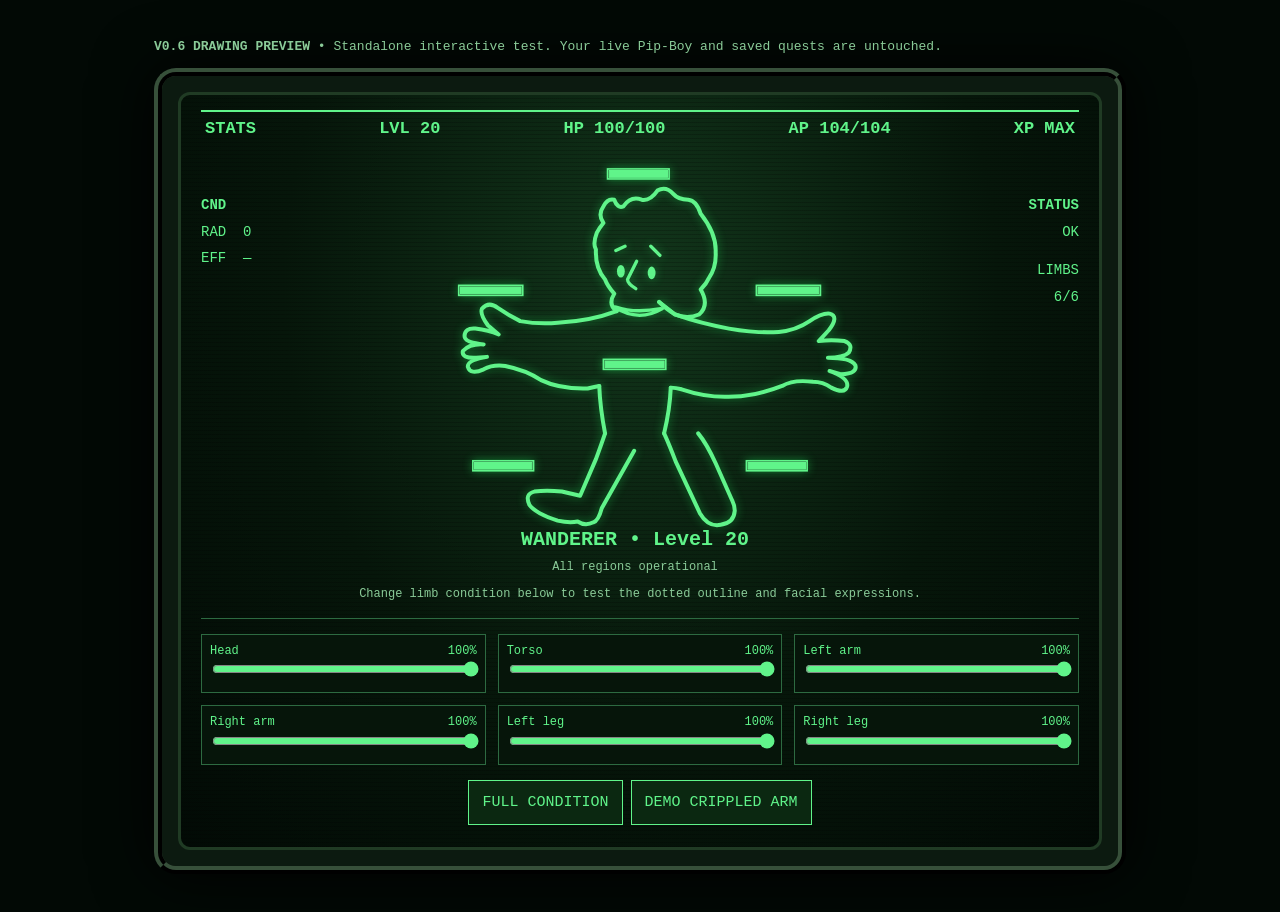
<file: vault-boy-v06-preview.html>
<!doctype html>
<html lang="en">
<head><meta charset="utf-8"><meta name="viewport" content="width=device-width, initial-scale=1"><title>Vault Boy silhouette redraw • preview v0.6</title>
<style>
:root{color-scheme:dark;--green:#60f48a;--muted:#8acb98;--bg:#041009;--border:#2d6a41}
*{box-sizing:border-box}body{margin:0;background:#020905;color:var(--green);font:15px/1.4 'Courier New',monospace}
.wrap{max-width:1000px;margin:24px auto;padding:14px}.intro{font-size:13px;color:var(--muted);margin:0 0 12px}
.frame{border:8px ridge #37503a;border-radius:22px;padding:16px;background:#0c1a10;box-shadow:0 0 60px #000}
.screen{position:relative;overflow:hidden;min-height:590px;border:3px solid #203b24;border-radius:12px;background:radial-gradient(ellipse at 50% 25%,#12361b,#06160a 55%,#020a05);padding:15px 20px 22px}
.screen:before{content:'';position:absolute;inset:0;pointer-events:none;background:repeating-linear-gradient(to bottom,transparent 0 3px,#0005 3px 4px);opacity:.6}
.screen>*{position:relative}.stats{display:flex;align-items:center;justify-content:space-between;flex-wrap:wrap;gap:8px;border-top:2px solid var(--green);padding:5px 4px 8px;font-size:clamp(13px,2vw,17px);font-weight:bold}
.stats b{font-weight:900}.layout{display:grid;grid-template-columns:125px minmax(0,1fr) 135px;align-items:start;gap:4px}.readouts{font-size:14px;line-height:1.9;padding-top:43px}.readouts strong{display:block}.readouts .alert{font-size:12px;min-height:80px;color:var(--green)}
.figure{min-width:0;text-align:center}.figure svg{width:100%;max-height:370px;overflow:visible;filter:drop-shadow(0 0 5px #1eff6566)}
.character{font-size:20px;font-weight:bold}.small-label{color:var(--muted);font-size:12px;margin-top:5px}.meter-track{fill:#06150a;stroke:var(--green);stroke-width:2}.meter-fill{fill:var(--green)}
.body-region{fill:none;stroke:var(--green);stroke-width:4.8;stroke-linejoin:round;stroke-linecap:round}.body-region.crippled{stroke-dasharray:9 8}.face{fill:none;stroke:var(--green);stroke-linecap:round;stroke-linejoin:round;stroke-width:4.3}.eyes{fill:var(--green)}
.note{text-align:center;color:var(--muted);font-size:12px;padding:10px 0 15px;border-bottom:1px solid var(--border)}.controls{display:grid;grid-template-columns:repeat(3,minmax(0,1fr));gap:12px;padding:15px 0}.control{border:1px solid var(--border);background:#06150a;padding:8px}.control label{display:flex;justify-content:space-between;font-size:12px}input[type=range]{width:100%;accent-color:var(--green)}.actions{display:flex;justify-content:center;gap:8px;flex-wrap:wrap}
button{font:inherit;color:var(--green);background:#0b2811;border:1px solid var(--green);padding:11px 13px;cursor:pointer}button:hover{background:#20582f}
@media(max-width:690px){.wrap{margin:0;padding:0}.frame{border-width:5px;border-radius:0;padding:5px}.screen{padding:10px 7px}.layout{grid-template-columns:58px minmax(0,1fr) 60px}.readouts{padding-top:40px;font-size:11px}.readouts .alert{font-size:9px}.character{font-size:15px}.controls{grid-template-columns:repeat(2,minmax(0,1fr));gap:6px}.figure svg{max-height:290px}}
</style></head>
<body><main class="wrap"><p class="intro"><strong>V0.6 DRAWING PREVIEW</strong> • Standalone interactive test. Your live Pip-Boy and saved quests are untouched.</p><div class="frame"><div class="screen">
<div class="stats"><span>STATS</span><span>LVL <b>20</b></span><span>HP <b id="hp">100/100</b></span><span>AP 104/104</span><span>XP MAX</span></div>
<div class="layout"><aside class="readouts"><strong>CND</strong><div>RAD&nbsp; 0</div><div>EFF&nbsp; —</div><div class="alert" id="alert"></div></aside>
<section class="figure"><svg id="body" viewBox="0 0 580 445" role="img" aria-label="Interactive Vault Boy body condition. Head, arms, torso and legs respond independently to damage">
<!-- Six region groups share outer contours; NO suit/collar/cuff/shoe-seam lines. -->
<g id="shape-head" class="body-region">
<path d="M265 174 Q257 165 254 157 Q242 143 243 121 Q239 114 244 101 Q247 95 252 89 Q245 79 252 69 Q257 59 265 61 Q269 72 276 69 Q285 56 298 61 Q308 63 317 50 Q327 44 336 54 Q342 61 354 61 Q364 62 369 78 Q388 102 387 124 Q388 142 379 155 Q376 162 369 169 Q380 188 367 199 Q353 205 338 199 Q326 191 319 184 M265 174 Q257 187 268 195"/>
</g>
<!-- Arms slope gently outward, curve organically, and terminate in distinct splayed fingers. -->
<g id="shape-leftArm" class="body-region"><path d="M268 195 Q236 207 197 209 Q174 211 152 207 Q138 200 125 191 Q114 183 106 192 Q103 198 113 212 L126 223 Q114 218 98 216 Q85 215 85 225 Q85 233 108 235 Q91 234 83 243 Q81 252 99 251 L112 250 Q88 254 89 262 Q92 272 108 265 Q119 259 134 261 Q159 266 177 278 Q200 289 233 288 Q242 286 247 285"/></g>
<g id="shape-rightArm" class="body-region"><path d="M319 184 Q332 194 338 199 Q369 210 403 216 Q437 222 463 220 Q484 218 500 207 Q515 197 524 198 Q536 201 523 218 L511 231 Q526 229 542 231 Q553 235 547 245 Q541 251 522 251 Q550 251 555 260 Q558 270 538 271 L524 267 Q548 276 545 286 Q542 295 526 287 Q516 280 504 280 Q480 277 467 285 Q431 299 398 298 Q373 298 346 289 Q339 287 333 287"/></g>
<!-- The torso is a continuous human silhouette; no added clothes or decorative lines. -->
<g id="shape-chest" class="body-region"><path d="M247 285 Q248 311 254 342 M333 287 Q332 313 325 342"/></g>
<!-- Pointed, angled footwear is defined ONLY by the outside silhouette. -->
<g id="shape-leftLeg" class="body-region"><path d="M254 342 Q250 354 243 373 L224 417 Q211 414 202 412 Q183 410 169 412 Q157 415 163 428 Q170 438 197 447 Q211 450 221 448 Q230 454 240 449 Q246 447 250 432 L289 363"/></g>
<g id="shape-rightLeg" class="body-region"><path d="M325 342 Q331 355 339 376 L368 438 Q378 455 393 452 Q409 450 410 435 Q410 429 407 423 L387 378 Q376 354 366 342"/><path d="M289 363 L366 342" opacity="0"/></g>
<!-- Facial features are deliberately preserved as a separately switchable layer. -->
<g id="face-smile" class="face">
<path d="M267 122 l11 -5 M309 117 l11 11 M292 135 l-11 22 q0 5 10 11 M265 190 Q294 209 323 192 M267 190 Q289 198 321 192" stroke-width="4"/>
<g class="eyes"><ellipse cx="273" cy="147" rx="4.7" ry="7.6" stroke="none"/><ellipse cx="310" cy="149" rx="4.7" ry="7.6" stroke="none"/></g></g>
<g id="face-worried" class="face" style="display:none"><path d="M265 126 l13 -8 M308 118 l15 10 M291 133 l-8 24 q2 4 9 7 M271 193 Q289 182 313 192"/><g class="eyes"><ellipse cx="273" cy="148" rx="4.7" ry="7" stroke="none"/><ellipse cx="311" cy="148" rx="4.7" ry="7" stroke="none"/></g></g>
<g id="face-sad" class="face" style="display:none"><path d="M265 129 l14 -12 M307 116 l15 14 M291 134 l-8 23 q2 6 9 7 M267 201 Q291 173 318 201"/><g class="eyes"><path d="M270 146 l7 8 M315 145 l-8 8" stroke-width="5"/></g></g>
<g stroke="var(--green)" stroke-width="1.5"><g id="meter-head"><rect class="meter-track" x="257" y="24" width="74" height="12"/><rect class="meter-fill" id="fill-head" x="259" y="26" width="70" height="8"/></g>
<g id="meter-leftArm"><rect class="meter-track" x="78" y="164" width="77" height="12"/><rect class="meter-fill" id="fill-leftArm" x="80" y="166" width="73" height="8"/></g><g id="meter-rightArm"><rect class="meter-track" x="436" y="164" width="77" height="12"/><rect class="meter-fill" id="fill-rightArm" x="438" y="166" width="73" height="8"/></g>
<g id="meter-chest"><rect class="meter-track" x="252" y="253" width="75" height="12"/><rect class="meter-fill" id="fill-chest" x="254" y="255" width="71" height="8"/></g>
<g id="meter-leftLeg"><rect class="meter-track" x="95" y="375" width="73" height="12"/><rect class="meter-fill" id="fill-leftLeg" x="97" y="377" width="69" height="8"/></g><g id="meter-rightLeg"><rect class="meter-track" x="424" y="375" width="73" height="12"/><rect class="meter-fill" id="fill-rightLeg" x="426" y="377" width="69" height="8"/></g></g>
</svg><div class="character">WANDERER • Level 20</div><div class="small-label" id="condition">All regions operational</div></section>
<aside class="readouts" style="text-align:right"><strong>STATUS</strong><div id="indicator">OK</div><div style="padding-top:12px">LIMBS</div><div id="count">6/6</div></aside></div>
<div class="note">Change limb condition below to test the dotted outline and facial expressions.</div>
<div class="controls" id="controls"></div><div class="actions"><button id="healthy">FULL CONDITION</button><button id="cripple">DEMO CRIPPLED ARM</button></div>
</div></div></main>
<script>
const labels={head:'Head',chest:'Torso',leftArm:'Left arm',rightArm:'Right arm',leftLeg:'Left leg',rightLeg:'Right leg'};
const lengths={head:70,chest:71,leftArm:73,rightArm:73,leftLeg:69,rightLeg:69};
const state=Object.fromEntries(Object.keys(labels).map(k=>[k,100]));
const controls=document.getElementById('controls');
for(const [key,label] of Object.entries(labels)){const wrap=document.createElement('div');wrap.className='control';const lab=document.createElement('label');lab.htmlFor='control-'+key;lab.innerHTML='<span>'+label+'</span><output id="output-'+key+'">100%</output>';const inp=document.createElement('input');inp.type='range';inp.id='control-'+key;inp.min='0';inp.max='100';inp.step='5';inp.value='100';inp.addEventListener('input',()=>{state[key]=Number(inp.value);render()});wrap.append(lab,inp);controls.append(wrap)}
function render(){const vals=Object.values(state),bad=Object.entries(state).filter(([k,v])=>v===0).map(([k])=>labels[k]);const mode=bad.length?'sad':vals.some(v=>v<50)?'worried':'smile';for(const [key,n] of Object.entries(state)){document.getElementById('shape-'+key).classList.toggle('crippled',n===0);document.getElementById('fill-'+key).setAttribute('width',lengths[key]*n/100);document.getElementById('output-'+key).textContent=n===0?'CRIPPLED':n+'%';document.getElementById('control-'+key).value=n}for(const k of ['smile','worried','sad'])document.getElementById('face-'+k).style.display=mode===k?'':'none';const average=Math.round(vals.reduce((a,b)=>a+b,0)/vals.length);document.getElementById('hp').textContent=average+'/100';document.getElementById('condition').textContent=bad.length?'CRIPPLED: '+bad.join(', '):vals.some(v=>v<50)?'CONDITION WARNING':'All regions operational';document.getElementById('indicator').textContent=bad.length?'CRIPPLED':mode==='worried'?'INJURED':'OK';document.getElementById('count').textContent=(6-bad.length)+'/6';document.getElementById('alert').textContent=bad.length?'CRIPPLED':'';}
document.getElementById('healthy').onclick=()=>{for(const k in state)state[k]=100;render()};document.getElementById('cripple').onclick=()=>{for(const k in state)state[k]=100;state.leftArm=0;render()};render();
</script></body></html>
</file>
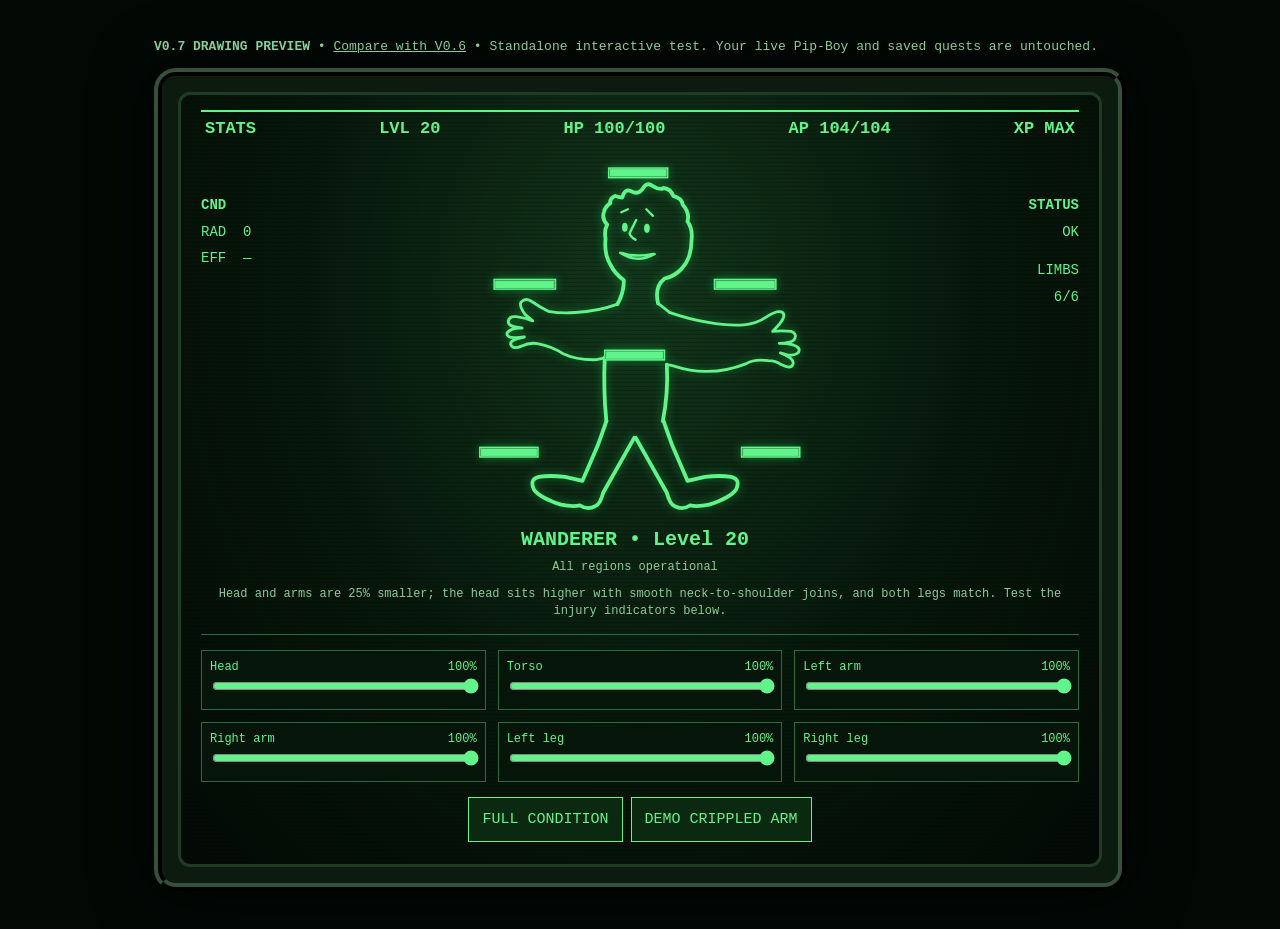
<file: vault-boy-v07-preview.html>
<!doctype html>
<html lang="en">
<head><meta charset="utf-8"><meta name="viewport" content="width=device-width, initial-scale=1"><title>Vault Boy silhouette redraw • preview v0.7</title>
<style>
:root{color-scheme:dark;--green:#60f48a;--muted:#8acb98;--bg:#041009;--border:#2d6a41}
*{box-sizing:border-box}body{margin:0;background:#020905;color:var(--green);font:15px/1.4 'Courier New',monospace}
.wrap{max-width:1000px;margin:24px auto;padding:14px}.intro{font-size:13px;color:var(--muted);margin:0 0 12px}
.frame{border:8px ridge #37503a;border-radius:22px;padding:16px;background:#0c1a10;box-shadow:0 0 60px #000}
.screen{position:relative;overflow:hidden;min-height:590px;border:3px solid #203b24;border-radius:12px;background:radial-gradient(ellipse at 50% 25%,#12361b,#06160a 55%,#020a05);padding:15px 20px 22px}
.screen:before{content:'';position:absolute;inset:0;pointer-events:none;background:repeating-linear-gradient(to bottom,transparent 0 3px,#0005 3px 4px);opacity:.6}
.screen>*{position:relative}.stats{display:flex;align-items:center;justify-content:space-between;flex-wrap:wrap;gap:8px;border-top:2px solid var(--green);padding:5px 4px 8px;font-size:clamp(13px,2vw,17px);font-weight:bold}
.stats b{font-weight:900}.layout{display:grid;grid-template-columns:125px minmax(0,1fr) 135px;align-items:start;gap:4px}.readouts{font-size:14px;line-height:1.9;padding-top:43px}.readouts strong{display:block}.readouts .alert{font-size:12px;min-height:80px;color:var(--green)}
.figure{min-width:0;text-align:center}.figure svg{width:100%;max-height:370px;overflow:visible;filter:drop-shadow(0 0 5px #1eff6566)}
.character{font-size:20px;font-weight:bold}.small-label{color:var(--muted);font-size:12px;margin-top:5px}.meter-track{fill:#06150a;stroke:var(--green);stroke-width:2}.meter-fill{fill:var(--green)}
.body-region{fill:none;stroke:var(--green);stroke-width:4.8;stroke-linejoin:round;stroke-linecap:round}.body-region.crippled{stroke-dasharray:9 8}.face{fill:none;stroke:var(--green);stroke-linecap:round;stroke-linejoin:round;stroke-width:4.3}.eyes{fill:var(--green)}
.note{text-align:center;color:var(--muted);font-size:12px;padding:10px 0 15px;border-bottom:1px solid var(--border)}.controls{display:grid;grid-template-columns:repeat(3,minmax(0,1fr));gap:12px;padding:15px 0}.control{border:1px solid var(--border);background:#06150a;padding:8px}.control label{display:flex;justify-content:space-between;font-size:12px}input[type=range]{width:100%;accent-color:var(--green)}.actions{display:flex;justify-content:center;gap:8px;flex-wrap:wrap}
button{font:inherit;color:var(--green);background:#0b2811;border:1px solid var(--green);padding:11px 13px;cursor:pointer}button:hover{background:#20582f}
@media(max-width:690px){.wrap{margin:0;padding:0}.frame{border-width:5px;border-radius:0;padding:5px}.screen{padding:10px 7px}.layout{grid-template-columns:58px minmax(0,1fr) 60px}.readouts{padding-top:40px;font-size:11px}.readouts .alert{font-size:9px}.character{font-size:15px}.controls{grid-template-columns:repeat(2,minmax(0,1fr));gap:6px}.figure svg{max-height:290px}}
</style></head>
<body><main class="wrap"><p class="intro"><strong>V0.7 DRAWING PREVIEW</strong> • <a href="vault-boy-v06-preview.html" style="color:inherit">Compare with V0.6</a> • Standalone interactive test. Your live Pip-Boy and saved quests are untouched.</p><div class="frame"><div class="screen">
<div class="stats"><span>STATS</span><span>LVL <b>20</b></span><span>HP <b id="hp">100/100</b></span><span>AP 104/104</span><span>XP MAX</span></div>
<div class="layout"><aside class="readouts"><strong>CND</strong><div>RAD&nbsp; 0</div><div>EFF&nbsp; —</div><div class="alert" id="alert"></div></aside>
<section class="figure"><svg id="body" viewBox="0 0 580 465" role="img" aria-label="Interactive Vault Boy body condition. Head, arms, torso and legs respond independently to damage">
<!-- v0.7: head and both arms resized approximately 25%; head raised and linked to shoulders; feet unclipped. No outfit seam lines. -->
<g id="shape-head" class="body-region">
<!-- Head outline ~75% of v0.6 width, raised; neck ends meet the shoulders without crossing the mouth. -->
<path d="M268 195 Q276 181 276 165 Q264 156 259 145 Q251 132 253 113 Q251 103 255 95 Q248 88 251 79 Q252 73 259 68 Q258 62 265 59 Q271 61 274 61 Q277 49 285 53 Q293 58 299 51 Q305 40 313 47 Q321 52 326 49 Q335 50 338 59 Q349 62 350 70 Q359 80 356 91 Q363 101 361 115 Q361 137 349 150 Q340 160 327 163 Q314 173 319 194"/>
</g>
<!-- Both arms scaled 75% around their shoulder anchor points; individual region IDs preserved. -->
<g id="shape-leftArm" class="body-region" transform="translate(67 48.75) scale(.75)"><path d="M268 195 Q236 207 197 209 Q174 211 152 207 Q138 200 125 191 Q114 183 106 192 Q103 198 113 212 L126 223 Q114 218 98 216 Q85 215 85 225 Q85 233 108 235 Q91 234 83 243 Q81 252 99 251 L112 250 Q88 254 89 262 Q92 272 108 265 Q119 259 134 261 Q159 266 177 278 Q200 289 233 288 Q242 286 247 285"/></g>
<g id="shape-rightArm" class="body-region" transform="translate(79.75 56) scale(.75)"><path d="M319 184 Q332 194 338 199 Q369 210 403 216 Q437 222 463 220 Q484 218 500 207 Q515 197 524 198 Q536 201 523 218 L511 231 Q526 229 542 231 Q553 235 547 245 Q541 251 522 251 Q550 251 555 260 Q558 270 538 271 L524 267 Q548 276 545 286 Q542 295 526 287 Q516 280 504 280 Q480 277 467 285 Q431 299 398 298 Q373 298 346 289 Q339 287 333 287"/></g>
<!-- The torso is a continuous human silhouette; no added clothes or decorative lines. -->
<g id="shape-chest" class="body-region"><path d="M252 262 Q250 302 254 342 M330 271 Q332 306 325 342"/></g>
<!-- Pointed, angled footwear is defined ONLY by the outside silhouette. -->
<g id="shape-leftLeg" class="body-region"><path d="M254 342 Q250 354 243 373 L224 417 Q211 414 202 412 Q183 410 169 412 Q157 415 163 428 Q170 438 197 447 Q211 450 221 448 Q230 454 240 449 Q246 447 250 432 L289 363"/></g>
<!-- The right leg is an exact mirror of the left, around body center x=290. -->
<g id="shape-rightLeg" class="body-region" transform="translate(580 0) scale(-1 1)"><path d="M254 342 Q250 354 243 373 L224 417 Q211 414 202 412 Q183 410 169 412 Q157 415 163 428 Q170 438 197 447 Q211 450 221 448 Q230 454 240 449 Q246 447 250 432 L289 363"/></g>
<!-- Facial features are deliberately preserved as a separately switchable layer. -->
<g id="face-smile" class="face" transform="translate(72.5 -12) scale(.75)">
<path d="M267 122 l11 -5 M309 117 l11 11 M292 135 l-11 22 q0 5 10 11 M265 190 Q294 209 323 192 M267 190 Q289 198 321 192" stroke-width="4"/>
<g class="eyes"><ellipse cx="273" cy="147" rx="4.7" ry="7.6" stroke="none"/><ellipse cx="310" cy="149" rx="4.7" ry="7.6" stroke="none"/></g></g>
<g id="face-worried" class="face" transform="translate(72.5 -12) scale(.75)" style="display:none"><path d="M265 126 l13 -8 M308 118 l15 10 M291 133 l-8 24 q2 4 9 7 M271 193 Q289 182 313 192"/><g class="eyes"><ellipse cx="273" cy="148" rx="4.7" ry="7" stroke="none"/><ellipse cx="311" cy="148" rx="4.7" ry="7" stroke="none"/></g></g>
<g id="face-sad" class="face" transform="translate(72.5 -12) scale(.75)" style="display:none"><path d="M265 129 l14 -12 M307 116 l15 14 M291 134 l-8 23 q2 6 9 7 M267 201 Q291 173 318 201"/><g class="eyes"><path d="M270 146 l7 8 M315 145 l-8 8" stroke-width="5"/></g></g>
<g stroke="var(--green)" stroke-width="1.5"><g id="meter-head"><rect class="meter-track" x="257" y="24" width="74" height="12"/><rect class="meter-fill" id="fill-head" x="259" y="26" width="70" height="8"/></g>
<g id="meter-leftArm"><rect class="meter-track" x="113" y="164" width="77" height="12"/><rect class="meter-fill" id="fill-leftArm" x="115" y="166" width="73" height="8"/></g><g id="meter-rightArm"><rect class="meter-track" x="390" y="164" width="77" height="12"/><rect class="meter-fill" id="fill-rightArm" x="392" y="166" width="73" height="8"/></g>
<g id="meter-chest"><rect class="meter-track" x="252" y="253" width="75" height="12"/><rect class="meter-fill" id="fill-chest" x="254" y="255" width="71" height="8"/></g>
<g id="meter-leftLeg"><rect class="meter-track" x="95" y="375" width="73" height="12"/><rect class="meter-fill" id="fill-leftLeg" x="97" y="377" width="69" height="8"/></g><g id="meter-rightLeg"><rect class="meter-track" x="424" y="375" width="73" height="12"/><rect class="meter-fill" id="fill-rightLeg" x="426" y="377" width="69" height="8"/></g></g>
</svg><div class="character">WANDERER • Level 20</div><div class="small-label" id="condition">All regions operational</div></section>
<aside class="readouts" style="text-align:right"><strong>STATUS</strong><div id="indicator">OK</div><div style="padding-top:12px">LIMBS</div><div id="count">6/6</div></aside></div>
<div class="note">Head and arms are 25% smaller; the head sits higher with smooth neck-to-shoulder joins, and both legs match. Test the injury indicators below.</div>
<div class="controls" id="controls"></div><div class="actions"><button id="healthy">FULL CONDITION</button><button id="cripple">DEMO CRIPPLED ARM</button></div>
</div></div></main>
<script>
const labels={head:'Head',chest:'Torso',leftArm:'Left arm',rightArm:'Right arm',leftLeg:'Left leg',rightLeg:'Right leg'};
const lengths={head:70,chest:71,leftArm:73,rightArm:73,leftLeg:69,rightLeg:69};
const state=Object.fromEntries(Object.keys(labels).map(k=>[k,100]));
const controls=document.getElementById('controls');
for(const [key,label] of Object.entries(labels)){const wrap=document.createElement('div');wrap.className='control';const lab=document.createElement('label');lab.htmlFor='control-'+key;lab.innerHTML='<span>'+label+'</span><output id="output-'+key+'">100%</output>';const inp=document.createElement('input');inp.type='range';inp.id='control-'+key;inp.min='0';inp.max='100';inp.step='5';inp.value='100';inp.addEventListener('input',()=>{state[key]=Number(inp.value);render()});wrap.append(lab,inp);controls.append(wrap)}
function render(){const vals=Object.values(state),bad=Object.entries(state).filter(([k,v])=>v===0).map(([k])=>labels[k]);const mode=bad.length?'sad':vals.some(v=>v<50)?'worried':'smile';for(const [key,n] of Object.entries(state)){document.getElementById('shape-'+key).classList.toggle('crippled',n===0);document.getElementById('fill-'+key).setAttribute('width',lengths[key]*n/100);document.getElementById('output-'+key).textContent=n===0?'CRIPPLED':n+'%';document.getElementById('control-'+key).value=n}for(const k of ['smile','worried','sad'])document.getElementById('face-'+k).style.display=mode===k?'':'none';const average=Math.round(vals.reduce((a,b)=>a+b,0)/vals.length);document.getElementById('hp').textContent=average+'/100';document.getElementById('condition').textContent=bad.length?'CRIPPLED: '+bad.join(', '):vals.some(v=>v<50)?'CONDITION WARNING':'All regions operational';document.getElementById('indicator').textContent=bad.length?'CRIPPLED':mode==='worried'?'INJURED':'OK';document.getElementById('count').textContent=(6-bad.length)+'/6';document.getElementById('alert').textContent=bad.length?'CRIPPLED':'';}
document.getElementById('healthy').onclick=()=>{for(const k in state)state[k]=100;render()};document.getElementById('cripple').onclick=()=>{for(const k in state)state[k]=100;state.leftArm=0;render()};render();
</script></body></html>
</file>
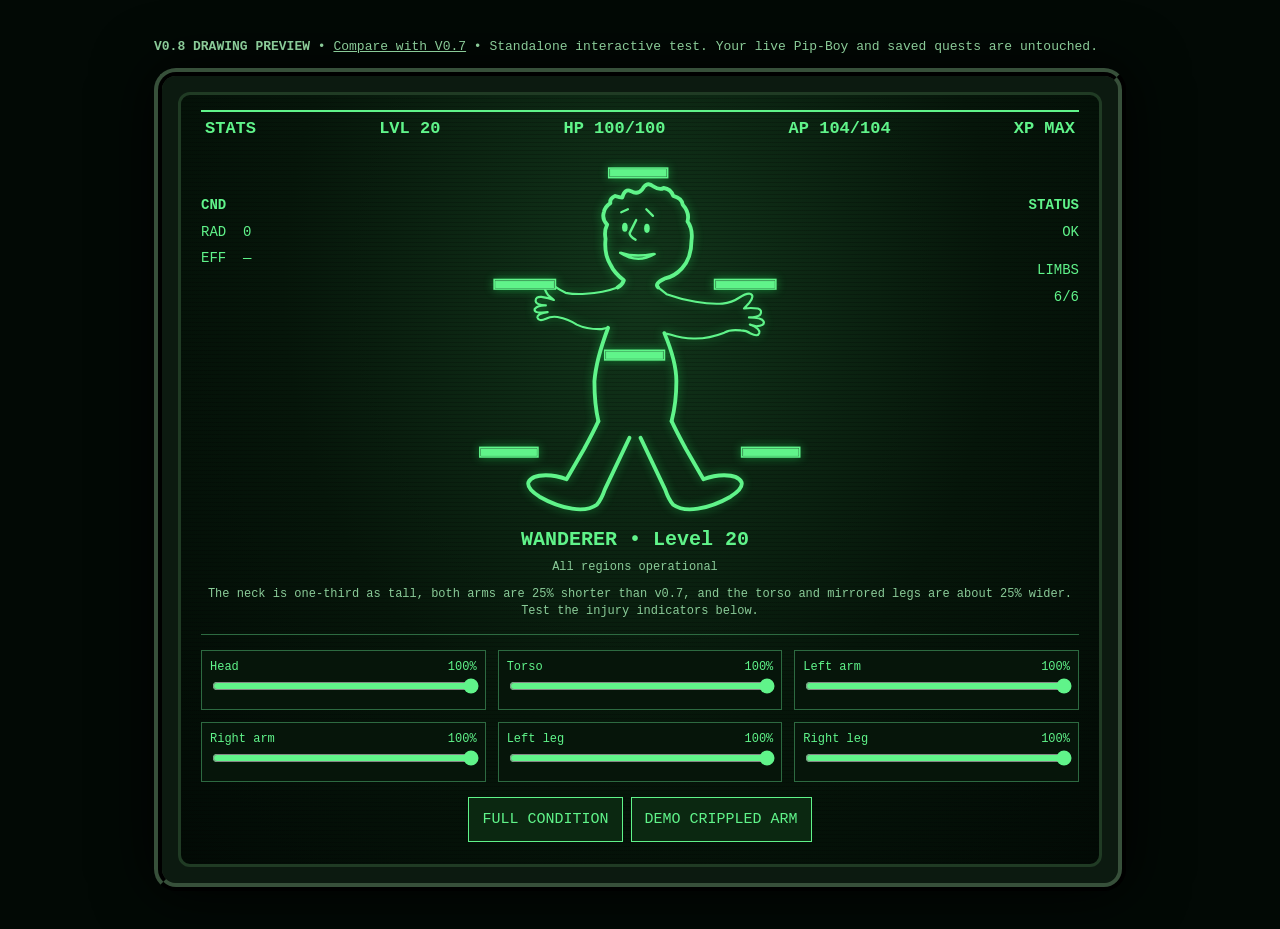
<file: vault-boy-v08-preview.html>
<!doctype html>
<html lang="en">
<head><meta charset="utf-8"><meta name="viewport" content="width=device-width, initial-scale=1"><title>Vault Boy silhouette redraw • preview v0.8</title>
<style>
:root{color-scheme:dark;--green:#60f48a;--muted:#8acb98;--bg:#041009;--border:#2d6a41}
*{box-sizing:border-box}body{margin:0;background:#020905;color:var(--green);font:15px/1.4 'Courier New',monospace}
.wrap{max-width:1000px;margin:24px auto;padding:14px}.intro{font-size:13px;color:var(--muted);margin:0 0 12px}
.frame{border:8px ridge #37503a;border-radius:22px;padding:16px;background:#0c1a10;box-shadow:0 0 60px #000}
.screen{position:relative;overflow:hidden;min-height:590px;border:3px solid #203b24;border-radius:12px;background:radial-gradient(ellipse at 50% 25%,#12361b,#06160a 55%,#020a05);padding:15px 20px 22px}
.screen:before{content:'';position:absolute;inset:0;pointer-events:none;background:repeating-linear-gradient(to bottom,transparent 0 3px,#0005 3px 4px);opacity:.6}
.screen>*{position:relative}.stats{display:flex;align-items:center;justify-content:space-between;flex-wrap:wrap;gap:8px;border-top:2px solid var(--green);padding:5px 4px 8px;font-size:clamp(13px,2vw,17px);font-weight:bold}
.stats b{font-weight:900}.layout{display:grid;grid-template-columns:125px minmax(0,1fr) 135px;align-items:start;gap:4px}.readouts{font-size:14px;line-height:1.9;padding-top:43px}.readouts strong{display:block}.readouts .alert{font-size:12px;min-height:80px;color:var(--green)}
.figure{min-width:0;text-align:center}.figure svg{width:100%;max-height:370px;overflow:visible;filter:drop-shadow(0 0 5px #1eff6566)}
.character{font-size:20px;font-weight:bold}.small-label{color:var(--muted);font-size:12px;margin-top:5px}.meter-track{fill:#06150a;stroke:var(--green);stroke-width:2}.meter-fill{fill:var(--green)}
.body-region{fill:none;stroke:var(--green);stroke-width:4.8;stroke-linejoin:round;stroke-linecap:round}.body-region.crippled{stroke-dasharray:9 8}.face{fill:none;stroke:var(--green);stroke-linecap:round;stroke-linejoin:round;stroke-width:4.3}.eyes{fill:var(--green)}
.note{text-align:center;color:var(--muted);font-size:12px;padding:10px 0 15px;border-bottom:1px solid var(--border)}.controls{display:grid;grid-template-columns:repeat(3,minmax(0,1fr));gap:12px;padding:15px 0}.control{border:1px solid var(--border);background:#06150a;padding:8px}.control label{display:flex;justify-content:space-between;font-size:12px}input[type=range]{width:100%;accent-color:var(--green)}.actions{display:flex;justify-content:center;gap:8px;flex-wrap:wrap}
button{font:inherit;color:var(--green);background:#0b2811;border:1px solid var(--green);padding:11px 13px;cursor:pointer}button:hover{background:#20582f}
@media(max-width:690px){.wrap{margin:0;padding:0}.frame{border-width:5px;border-radius:0;padding:5px}.screen{padding:10px 7px}.layout{grid-template-columns:58px minmax(0,1fr) 60px}.readouts{padding-top:40px;font-size:11px}.readouts .alert{font-size:9px}.character{font-size:15px}.controls{grid-template-columns:repeat(2,minmax(0,1fr));gap:6px}.figure svg{max-height:290px}}
</style></head>
<body><main class="wrap"><p class="intro"><strong>V0.8 DRAWING PREVIEW</strong> • <a href="vault-boy-v07-preview.html" style="color:inherit">Compare with V0.7</a> • Standalone interactive test. Your live Pip-Boy and saved quests are untouched.</p><div class="frame"><div class="screen">
<div class="stats"><span>STATS</span><span>LVL <b>20</b></span><span>HP <b id="hp">100/100</b></span><span>AP 104/104</span><span>XP MAX</span></div>
<div class="layout"><aside class="readouts"><strong>CND</strong><div>RAD&nbsp; 0</div><div>EFF&nbsp; —</div><div class="alert" id="alert"></div></aside>
<section class="figure"><svg id="body" viewBox="0 0 580 465" role="img" aria-label="Interactive Vault Boy body condition. Head, arms, torso and legs respond independently to damage">
<!-- Refined v0.8 silhouette: shortened neck and arms, broader shoulders and torso, 25% wider matched legs. -->
<g id="shape-head" class="body-region">
<path d="M268 174 Q274 171 276 165 Q264 156 259 145 Q251 132 253 113 Q251 103 255 95 Q248 88 251 79 Q252 73 259 68 Q258 62 265 59 Q271 61 274 61 Q277 49 285 53 Q293 58 299 51 Q305 40 313 47 Q321 52 326 49 Q335 50 338 59 Q349 62 350 70 Q359 80 356 91 Q363 101 361 115 Q361 137 349 150 Q340 160 327 163 Q314 169 319 174"/>
</g>
<!-- Arms slope gently outward, curve organically, and terminate in distinct splayed fingers. -->
<g id="shape-leftArm" class="body-region" transform="translate(117.25 64.3125) scale(.5625)"><path d="M268 195 Q236 207 197 209 Q174 211 152 207 Q138 200 125 191 Q114 183 106 192 Q103 198 113 212 L126 223 Q114 218 98 216 Q85 215 85 225 Q85 233 108 235 Q91 234 83 243 Q81 252 99 251 L112 250 Q88 254 89 262 Q92 272 108 265 Q119 259 134 261 Q159 266 177 278 Q200 289 233 288 Q242 286 247 285"/></g>
<g id="shape-rightArm" class="body-region" transform="translate(139.5625 70.5) scale(.5625)"><path d="M319 184 Q332 194 338 199 Q369 210 403 216 Q437 222 463 220 Q484 218 500 207 Q515 197 524 198 Q536 201 523 218 L511 231 Q526 229 542 231 Q553 235 547 245 Q541 251 522 251 Q550 251 555 260 Q558 270 538 271 L524 267 Q548 276 545 286 Q542 295 526 287 Q516 280 504 280 Q480 277 467 285 Q431 299 398 298 Q373 298 346 289 Q339 287 333 287"/></g>
<!-- The torso is a continuous human silhouette; no added clothes or decorative lines. -->
<g id="shape-chest" class="body-region"><path d="M256.2 224.6 Q241 265 239 292 Q239 321 244 342 M326.9 231.4 Q342 267 342 292 Q342 319 336 342"/></g>
<!-- Pointed, angled footwear is defined ONLY by the outside silhouette. -->
<g id="shape-leftLeg" class="body-region"><path d="M244 342 Q238 355 226 377 L204 415 Q191 410 178 410 Q160 410 156 419 Q154 427 170 437 Q191 449 211 452 Q231 455 242 447 Q248 440 252 428 L283 363"/></g>
<g id="shape-rightLeg" class="body-region" transform="translate(580 0) scale(-1 1)"><path d="M244 342 Q238 355 226 377 L204 415 Q191 410 178 410 Q160 410 156 419 Q154 427 170 437 Q191 449 211 452 Q231 455 242 447 Q248 440 252 428 L283 363"/></g>
<!-- Facial features are deliberately preserved as a separately switchable layer. -->
<g id="face-smile" class="face" transform="translate(72.5 -12) scale(.75)">
<path d="M267 122 l11 -5 M309 117 l11 11 M292 135 l-11 22 q0 5 10 11 M265 190 Q294 209 323 192 M267 190 Q289 198 321 192" stroke-width="4"/>
<g class="eyes"><ellipse cx="273" cy="147" rx="4.7" ry="7.6" stroke="none"/><ellipse cx="310" cy="149" rx="4.7" ry="7.6" stroke="none"/></g></g>
<g id="face-worried" class="face" transform="translate(72.5 -12) scale(.75)" style="display:none"><path d="M265 126 l13 -8 M308 118 l15 10 M291 133 l-8 24 q2 4 9 7 M271 193 Q289 182 313 192"/><g class="eyes"><ellipse cx="273" cy="148" rx="4.7" ry="7" stroke="none"/><ellipse cx="311" cy="148" rx="4.7" ry="7" stroke="none"/></g></g>
<g id="face-sad" class="face" transform="translate(72.5 -12) scale(.75)" style="display:none"><path d="M265 129 l14 -12 M307 116 l15 14 M291 134 l-8 23 q2 6 9 7 M267 201 Q291 173 318 201"/><g class="eyes"><path d="M270 146 l7 8 M315 145 l-8 8" stroke-width="5"/></g></g>
<g stroke="var(--green)" stroke-width="1.5"><g id="meter-head"><rect class="meter-track" x="257" y="24" width="74" height="12"/><rect class="meter-fill" id="fill-head" x="259" y="26" width="70" height="8"/></g>
<g id="meter-leftArm"><rect class="meter-track" x="113" y="164" width="77" height="12"/><rect class="meter-fill" id="fill-leftArm" x="115" y="166" width="73" height="8"/></g><g id="meter-rightArm"><rect class="meter-track" x="390" y="164" width="77" height="12"/><rect class="meter-fill" id="fill-rightArm" x="392" y="166" width="73" height="8"/></g>
<g id="meter-chest"><rect class="meter-track" x="252" y="253" width="75" height="12"/><rect class="meter-fill" id="fill-chest" x="254" y="255" width="71" height="8"/></g>
<g id="meter-leftLeg"><rect class="meter-track" x="95" y="375" width="73" height="12"/><rect class="meter-fill" id="fill-leftLeg" x="97" y="377" width="69" height="8"/></g><g id="meter-rightLeg"><rect class="meter-track" x="424" y="375" width="73" height="12"/><rect class="meter-fill" id="fill-rightLeg" x="426" y="377" width="69" height="8"/></g></g>
</svg><div class="character">WANDERER • Level 20</div><div class="small-label" id="condition">All regions operational</div></section>
<aside class="readouts" style="text-align:right"><strong>STATUS</strong><div id="indicator">OK</div><div style="padding-top:12px">LIMBS</div><div id="count">6/6</div></aside></div>
<div class="note">The neck is one-third as tall, both arms are 25% shorter than v0.7, and the torso and mirrored legs are about 25% wider. Test the injury indicators below.</div>
<div class="controls" id="controls"></div><div class="actions"><button id="healthy">FULL CONDITION</button><button id="cripple">DEMO CRIPPLED ARM</button></div>
</div></div></main>
<script>
const labels={head:'Head',chest:'Torso',leftArm:'Left arm',rightArm:'Right arm',leftLeg:'Left leg',rightLeg:'Right leg'};
const lengths={head:70,chest:71,leftArm:73,rightArm:73,leftLeg:69,rightLeg:69};
const state=Object.fromEntries(Object.keys(labels).map(k=>[k,100]));
const controls=document.getElementById('controls');
for(const [key,label] of Object.entries(labels)){const wrap=document.createElement('div');wrap.className='control';const lab=document.createElement('label');lab.htmlFor='control-'+key;lab.innerHTML='<span>'+label+'</span><output id="output-'+key+'">100%</output>';const inp=document.createElement('input');inp.type='range';inp.id='control-'+key;inp.min='0';inp.max='100';inp.step='5';inp.value='100';inp.addEventListener('input',()=>{state[key]=Number(inp.value);render()});wrap.append(lab,inp);controls.append(wrap)}
function render(){const vals=Object.values(state),bad=Object.entries(state).filter(([k,v])=>v===0).map(([k])=>labels[k]);const mode=bad.length?'sad':vals.some(v=>v<50)?'worried':'smile';for(const [key,n] of Object.entries(state)){document.getElementById('shape-'+key).classList.toggle('crippled',n===0);document.getElementById('fill-'+key).setAttribute('width',lengths[key]*n/100);document.getElementById('output-'+key).textContent=n===0?'CRIPPLED':n+'%';document.getElementById('control-'+key).value=n}for(const k of ['smile','worried','sad'])document.getElementById('face-'+k).style.display=mode===k?'':'none';const average=Math.round(vals.reduce((a,b)=>a+b,0)/vals.length);document.getElementById('hp').textContent=average+'/100';document.getElementById('condition').textContent=bad.length?'CRIPPLED: '+bad.join(', '):vals.some(v=>v<50)?'CONDITION WARNING':'All regions operational';document.getElementById('indicator').textContent=bad.length?'CRIPPLED':mode==='worried'?'INJURED':'OK';document.getElementById('count').textContent=(6-bad.length)+'/6';document.getElementById('alert').textContent=bad.length?'CRIPPLED':'';}
document.getElementById('healthy').onclick=()=>{for(const k in state)state[k]=100;render()};document.getElementById('cripple').onclick=()=>{for(const k in state)state[k]=100;state.leftArm=0;render()};render();
</script></body></html>
</file>
